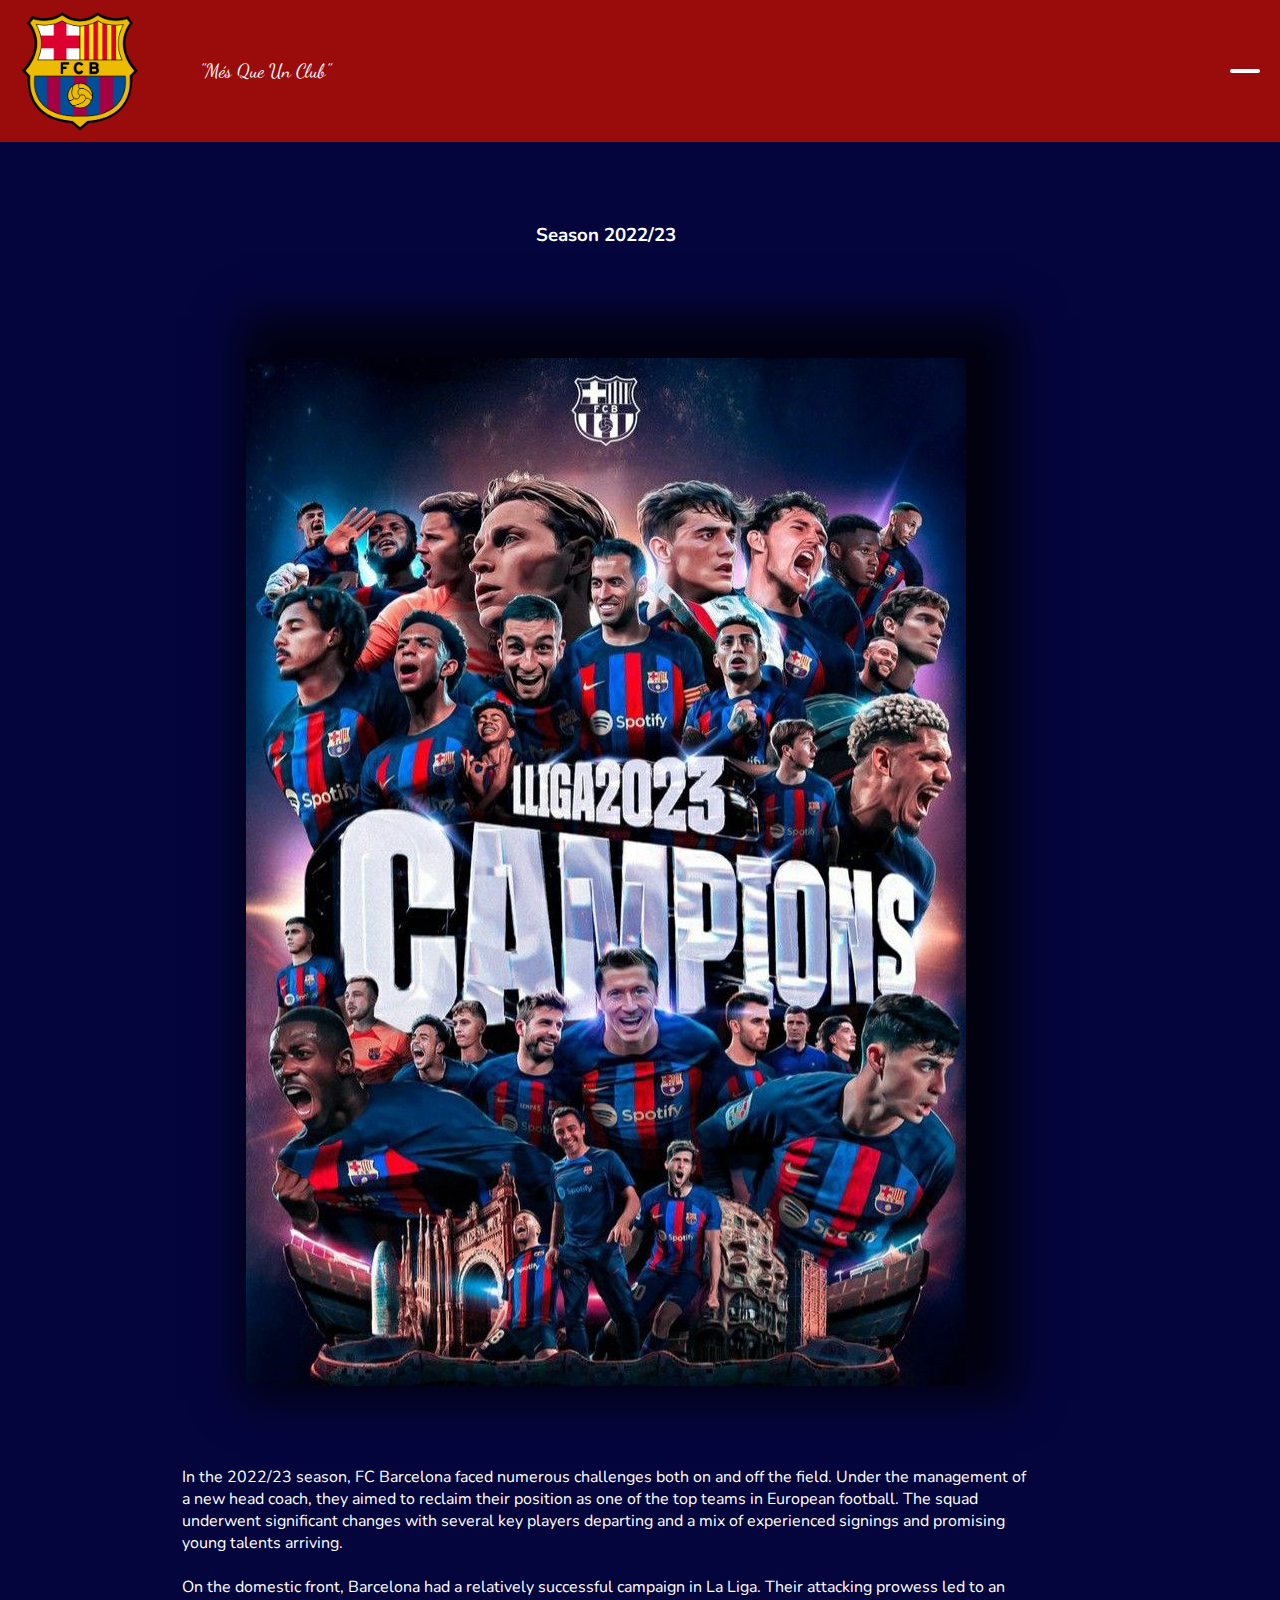
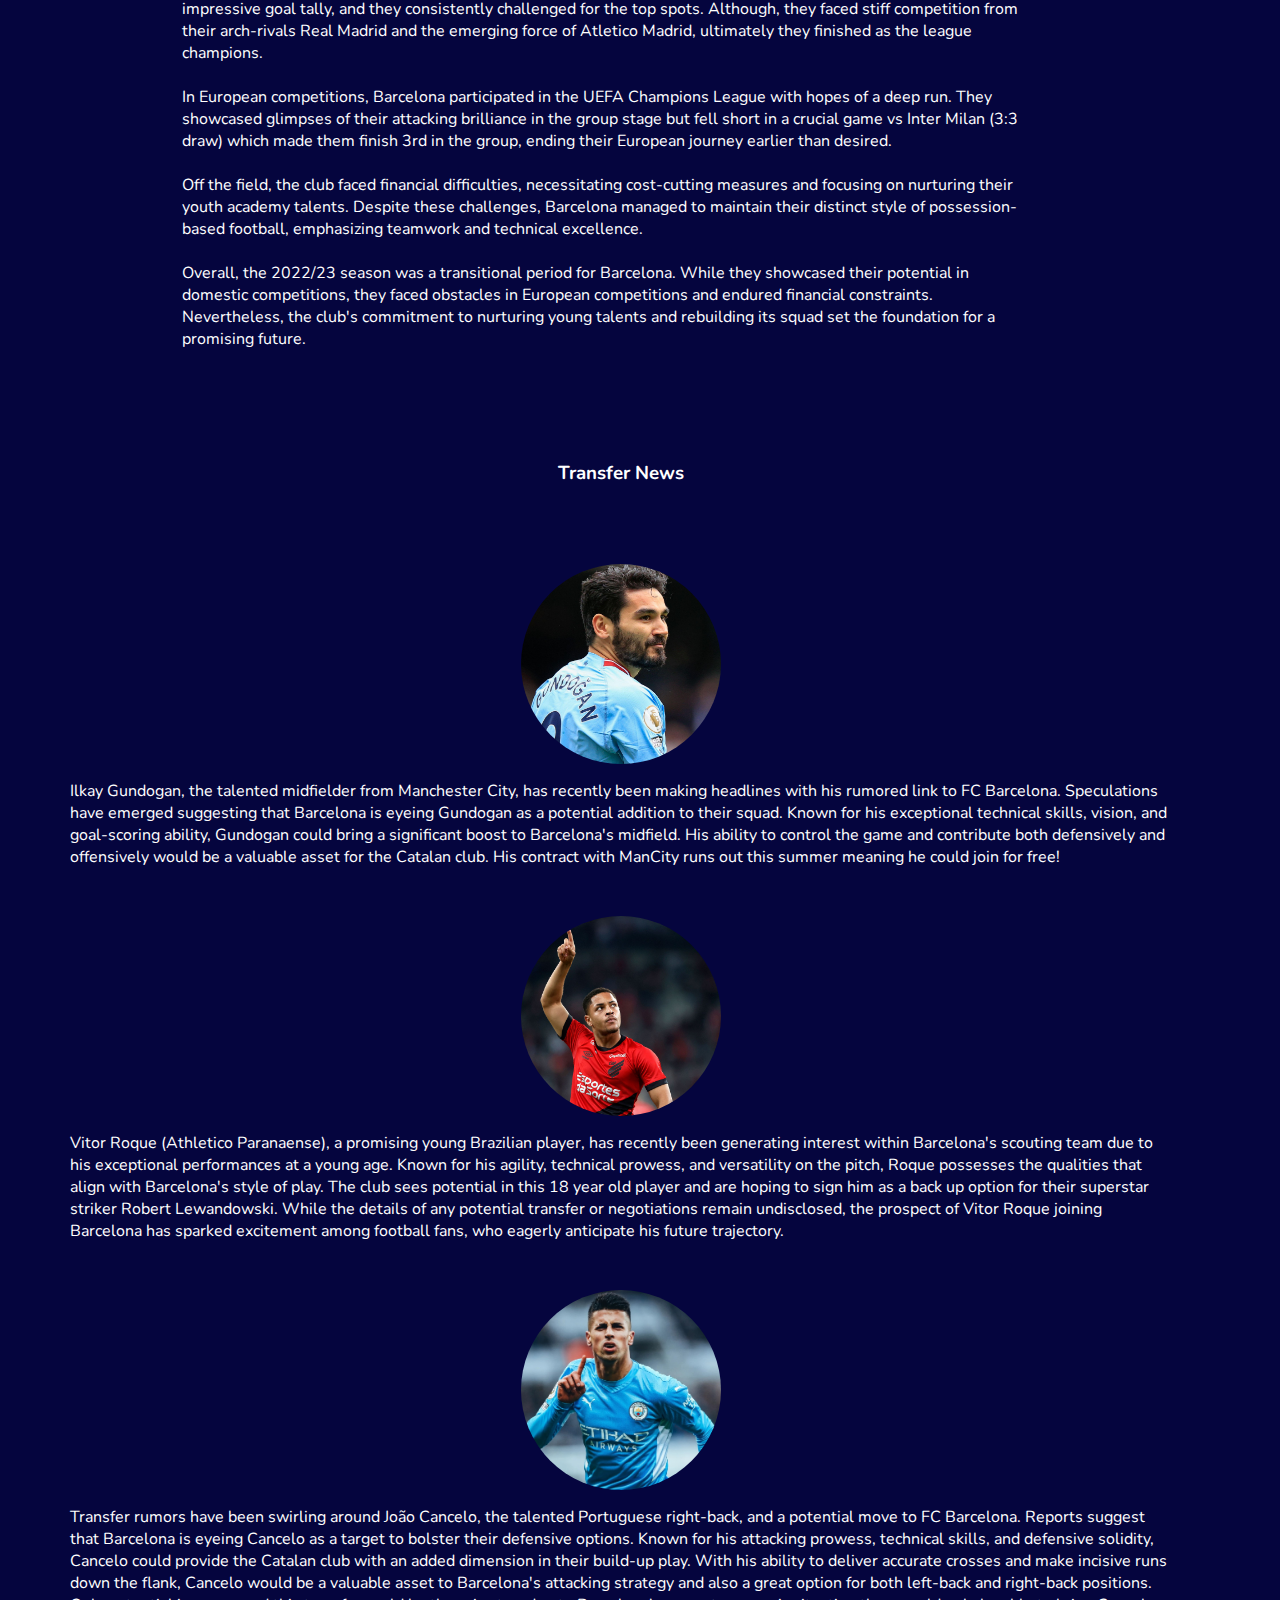
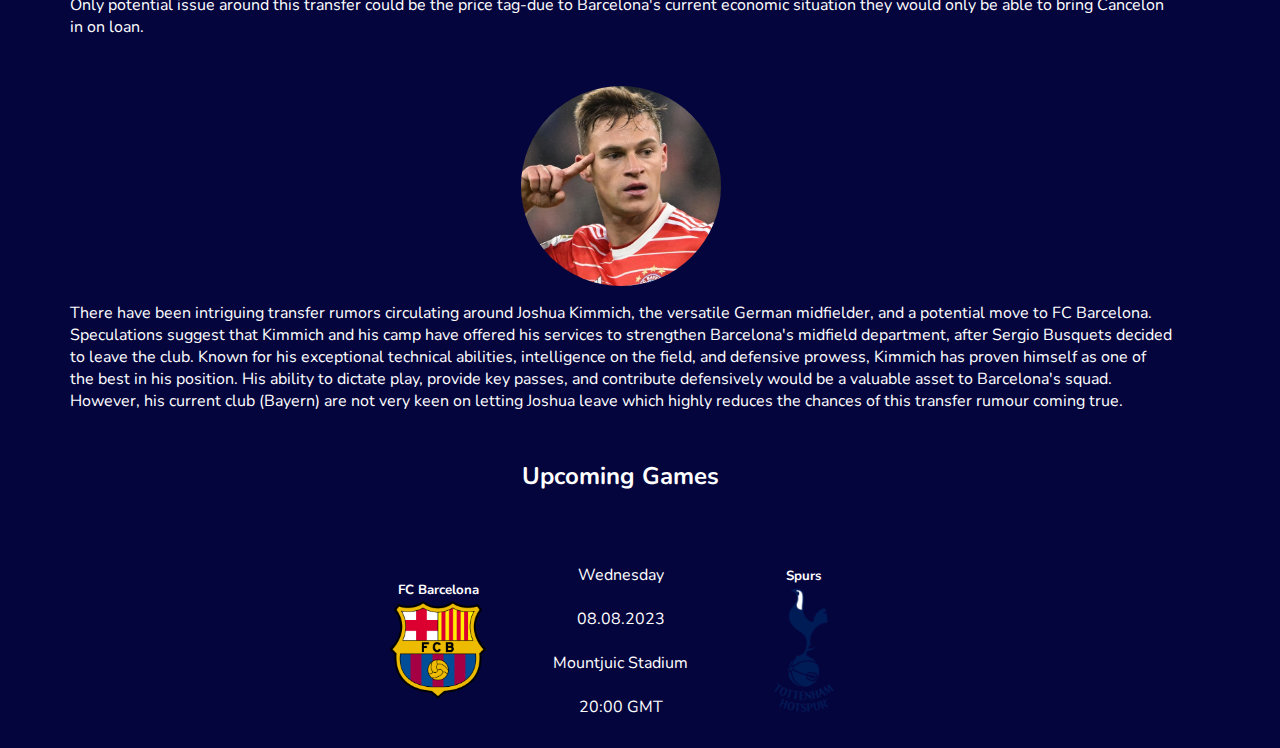
<file: index.html>
<!DOCTYPE html>
<html lang="en">
  <head>
    <meta charset="UTF-8" />
    <meta name="viewport" content="width=device-width, initial-scale=1.0" />
    <title>Barcelona Hub</title>
    <link rel="icon" href="crest.jpeg" type="image/x-icon" />
    <link rel="stylesheet" type="text/css" href="stylesheet.css" />
  </head>
  <body>
    <header class="header">
      <div class="logo">
        <a href=""> <img src="crest.jpeg" alt="#" class="crest" /> </a>
      </div>
      <div class="slogan">"Més Que Un Club"</div>
      <nav class="navigation">
        <input type="checkbox" class="toggle-menu" />
        <div class="hamburger"></div>

        <ul class="menu">
          <li><a href="home.html">Home</a></li>
          <li><a href="squad-list.html">Squad List</a></li>
          <li><a href="history.html"> History</a></li>
          <li><a href="videos.html">Videos</a></li>
          <li><a href="contact-us.html">Contact us</a></li>
          <li><a href="log-in.html">Log in</a></li>
          <li><a href="sign-up.html">Sign up</a></li>
        </ul>
      </nav>
    </header>
    <div class="content-container">
      <div class="p1-container">
        <h3 id="heading1">Season 2022/23</h3>
        <img class="photo1" src="campions.jpeg" alt="la liga winners photo" />
        <p id="para1">
          In the 2022/23 season, FC Barcelona faced numerous challenges both on
          and off the field. Under the management of a new head coach, they
          aimed to reclaim their position as one of the top teams in European
          football. The squad underwent significant changes with several key
          players departing and a mix of experienced signings and promising
          young talents arriving.<br /><br />On the domestic front, Barcelona
          had a relatively successful campaign in La Liga. Their attacking
          prowess led to an impressive goal tally, and they consistently
          challenged for the top spots. Although, they faced stiff competition
          from their arch-rivals Real Madrid and the emerging force of Atletico
          Madrid, ultimately they finished as the league champions.<br /><br />In
          European competitions, Barcelona participated in the UEFA Champions
          League with hopes of a deep run. They showcased glimpses of their
          attacking brilliance in the group stage but fell short in a crucial
          game vs Inter Milan (3:3 draw) which made them finish 3rd in the
          group, ending their European journey earlier than desired.<br /><br />Off
          the field, the club faced financial difficulties, necessitating
          cost-cutting measures and focusing on nurturing their youth academy
          talents. Despite these challenges, Barcelona managed to maintain their
          distinct style of possession-based football, emphasizing teamwork and
          technical excellence.<br /><br />Overall, the 2022/23 season was a
          transitional period for Barcelona. While they showcased their
          potential in domestic competitions, they faced obstacles in European
          competitions and endured financial constraints. Nevertheless, the
          club's commitment to nurturing young talents and rebuilding its squad
          set the foundation for a promising future.
        </p>
      </div>

      <div class="p2-container">
        <h3 id="heading2">Transfer News</h3>
        <div class="gundo-container">
          <img class="gundo-pic" src="gundo.jpeg" alt="mancity player" />
          <p class="para-gundo">
            Ilkay Gundogan, the talented midfielder from Manchester City, has
            recently been making headlines with his rumored link to FC
            Barcelona. Speculations have emerged suggesting that Barcelona is
            eyeing Gundogan as a potential addition to their squad. Known for
            his exceptional technical skills, vision, and goal-scoring ability,
            Gundogan could bring a significant boost to Barcelona's midfield.
            His ability to control the game and contribute both defensively and
            offensively would be a valuable asset for the Catalan club. His
            contract with ManCity runs out this summer meaning he could join for
            free!
          </p>
        </div>
        <div class="vitor-container">
          <img class="vitor-pic" src="vitor.jpeg" alt="brazilian player" />
          <p class="para-vitor">
            Vitor Roque (Athletico Paranaense), a promising young Brazilian
            player, has recently been generating interest within Barcelona's
            scouting team due to his exceptional performances at a young age.
            Known for his agility, technical prowess, and versatility on the
            pitch, Roque possesses the qualities that align with Barcelona's
            style of play. The club sees potential in this 18 year old player
            and are hoping to sign him as a back up option for their superstar
            striker Robert Lewandowski. While the details of any potential
            transfer or negotiations remain undisclosed, the prospect of Vitor
            Roque joining Barcelona has sparked excitement among football fans,
            who eagerly anticipate his future trajectory.
          </p>
        </div>
        <div class="cancelo-container">
          <img class="cancelo-pic" src="cancelo.jpeg" alt="portuguese player" />
          <p class="para-cancelo">
            Transfer rumors have been swirling around João Cancelo, the talented
            Portuguese right-back, and a potential move to FC Barcelona. Reports
            suggest that Barcelona is eyeing Cancelo as a target to bolster
            their defensive options. Known for his attacking prowess, technical
            skills, and defensive solidity, Cancelo could provide the Catalan
            club with an added dimension in their build-up play. With his
            ability to deliver accurate crosses and make incisive runs down the
            flank, Cancelo would be a valuable asset to Barcelona's attacking
            strategy and also a great option for both left-back and right-back
            positions. Only potential issue around this transfer could be the
            price tag-due to Barcelona's current economic situation they would
            only be able to bring Cancelon in on loan.
          </p>
        </div>
        <div class="joshua-container">
          <img class="joshua-pic" src="kimmich.jpeg" alt="german player" />
          <p class="para-joshua">
            There have been intriguing transfer rumors circulating around Joshua
            Kimmich, the versatile German midfielder, and a potential move to FC
            Barcelona. Speculations suggest that Kimmich and his camp have
            offered his services to strengthen Barcelona's midfield department,
            after Sergio Busquets decided to leave the club. Known for his
            exceptional technical abilities, intelligence on the field, and
            defensive prowess, Kimmich has proven himself as one of the best in
            his position. His ability to dictate play, provide key passes, and
            contribute defensively would be a valuable asset to Barcelona's
            squad. However, his current club (Bayern) are not very keen on
            letting Joshua leave which highly reduces the chances of this
            transfer rumour coming true.
          </p>
        </div>
        <div class="fixtures">
          <div class="main-heading"><h2>Upcoming Games</h2></div>

          <div class="fixture-holder">
            <div class="crest-h">
              <h5>FC Barcelona</h5>
              <img id="crest-home" src="crest.jpeg" alt="" />
              
            </div>
            <div class="date-time">
            <p>
              Wednesday <br /><br />

              08.08.2023

              <br /><br />
              Mountjuic Stadium
              <br /><br />
              20:00 GMT</div>
            </p> <div class="crest-a"> <h5>Spurs</h5>  <img  src="spurs-crest.png" alt="" id="crest-away"> </div> 
          </div>  
           

            
            


        </div>
      </div>
    </div>
  </body>
</html>
</file>
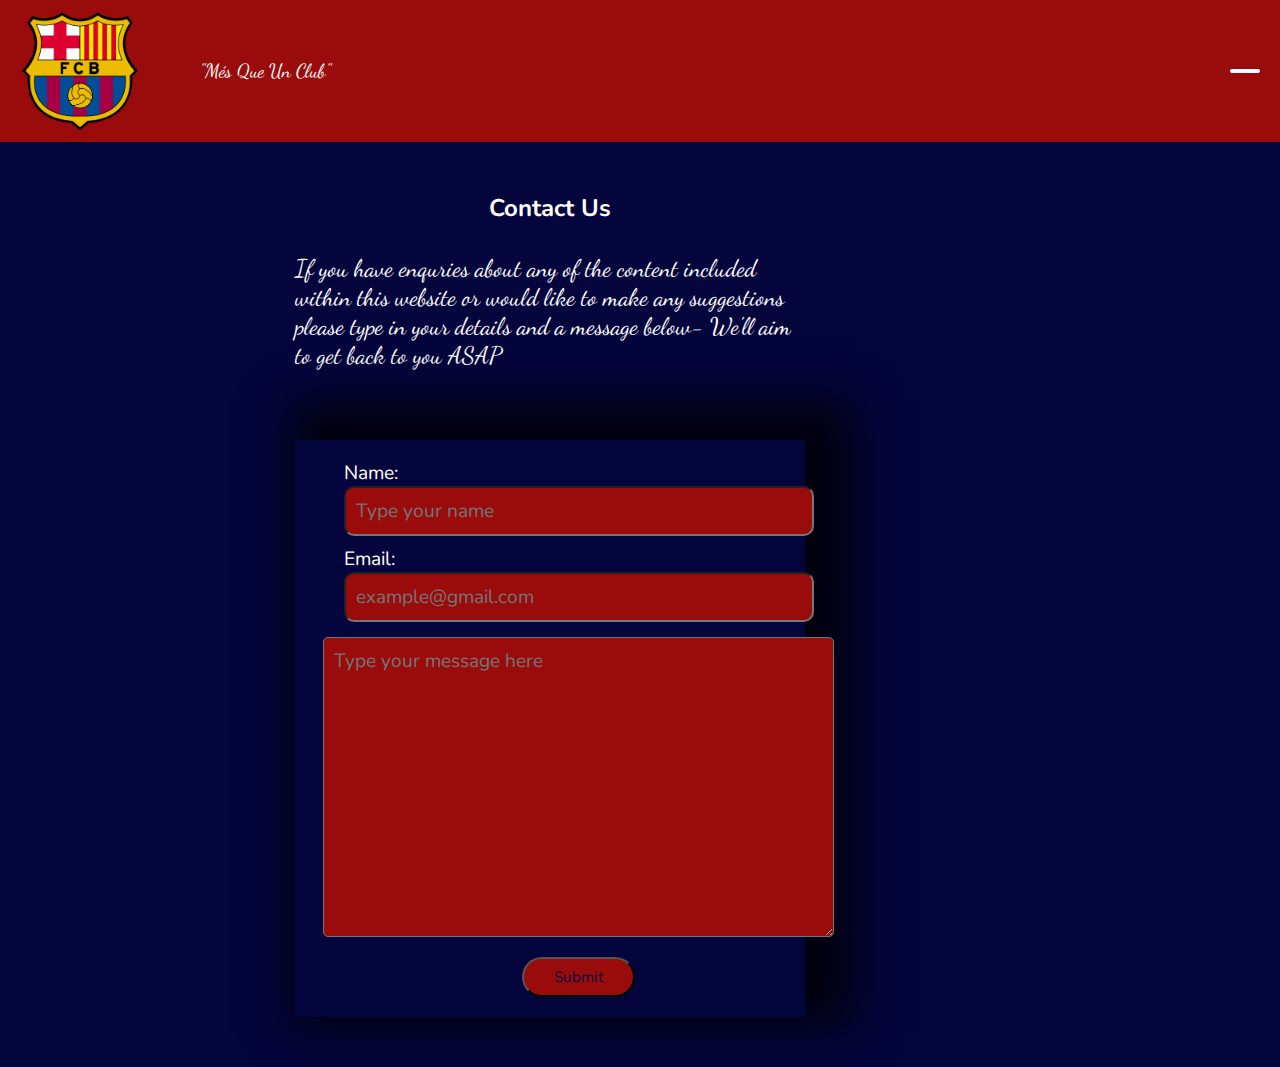
<file: contact-us.html>
<!DOCTYPE html>
<html lang="en">
  <head>
    <meta charset="UTF-8" />
    <meta name="viewport" content="width=device-width, initial-scale=1.0" />
    <title>Barcelona Hub</title>
    <link rel="icon" href="crest.jpeg" type="image/x-icon" />
    <link rel="stylesheet" type="text/css" href="stylesheet.css" />
  </head>
  <body>
    <header class="header">
      <div class="logo">
        <a href=""> <img src="crest.jpeg" alt="#" class="crest" /> </a>
      </div>
      <div class="slogan">"Més Que Un Club"</div>
      <nav class="navigation">
        <input type="checkbox" class="toggle-menu" />
        <div class="hamburger"></div>

        <ul class="menu">
          <li><a href="home.html">Home</a></li>
          <li><a href="squad-list.html">Squad List</a></li>
          <li><a href="history.html"> History</a></li>
          <li><a href="videos.html">Videos</a></li>
          <li><a href="contact-us.html">Contact us</a></li>
          <li><a href="log-in.html">Log in</a></li>
          <li><a href="sign-up.html">Sign up</a></li>
        </ul>
      </nav>
    </header>

    <div class="contact-container">
      <h2 class="contact-heading">Contact Us</h2>
      <p class="info-para">
        If you have enquries about any of the content included within this
        website or would like to make any suggestions please type in your
        details and a message below- We'll aim to get back to you ASAP
      </p>
      <div class="contact-card">
        <form action="submit-page.html" method="post">
          <div class="input-container">
            <div class="user-details">
              <label for="name" id="name-label">Name:</label>
              <input
                type="text"
                id="name"
                name="name"
                placeholder="Type your name"
                required
              />

              <label for="email" id="email-label">Email:</label>
              <input
                type="email"
                id="email"
                name="email"
                placeholder="example@gmail.com"
                required
              />
            </div>
            <textarea
              id="paragraph-input"
              name="paragraph"
              rows="8"
              cols="50"
              placeholder="Type your message here"
            ></textarea>
            <input type="submit" id="submit-btn" />
          </div>
        </form>
      </div>
    </div>
  </body>
</html>
</file>
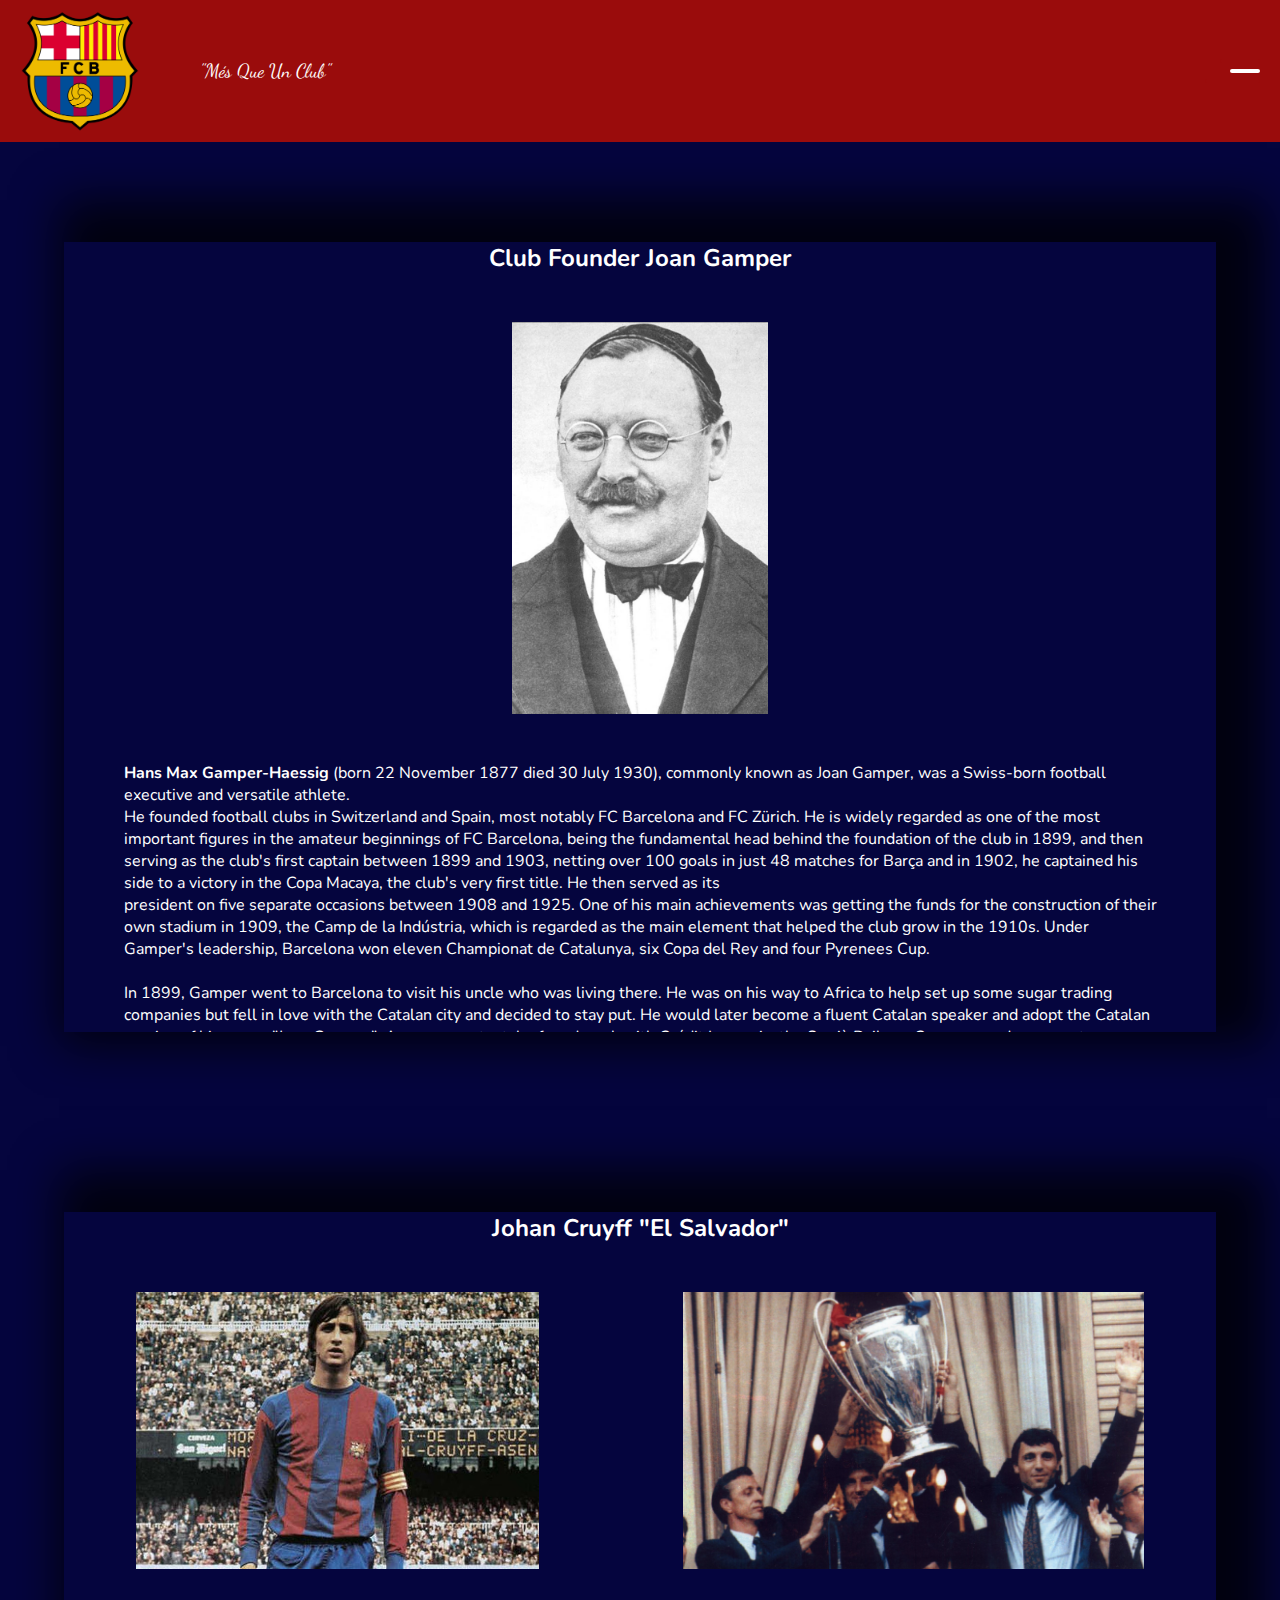
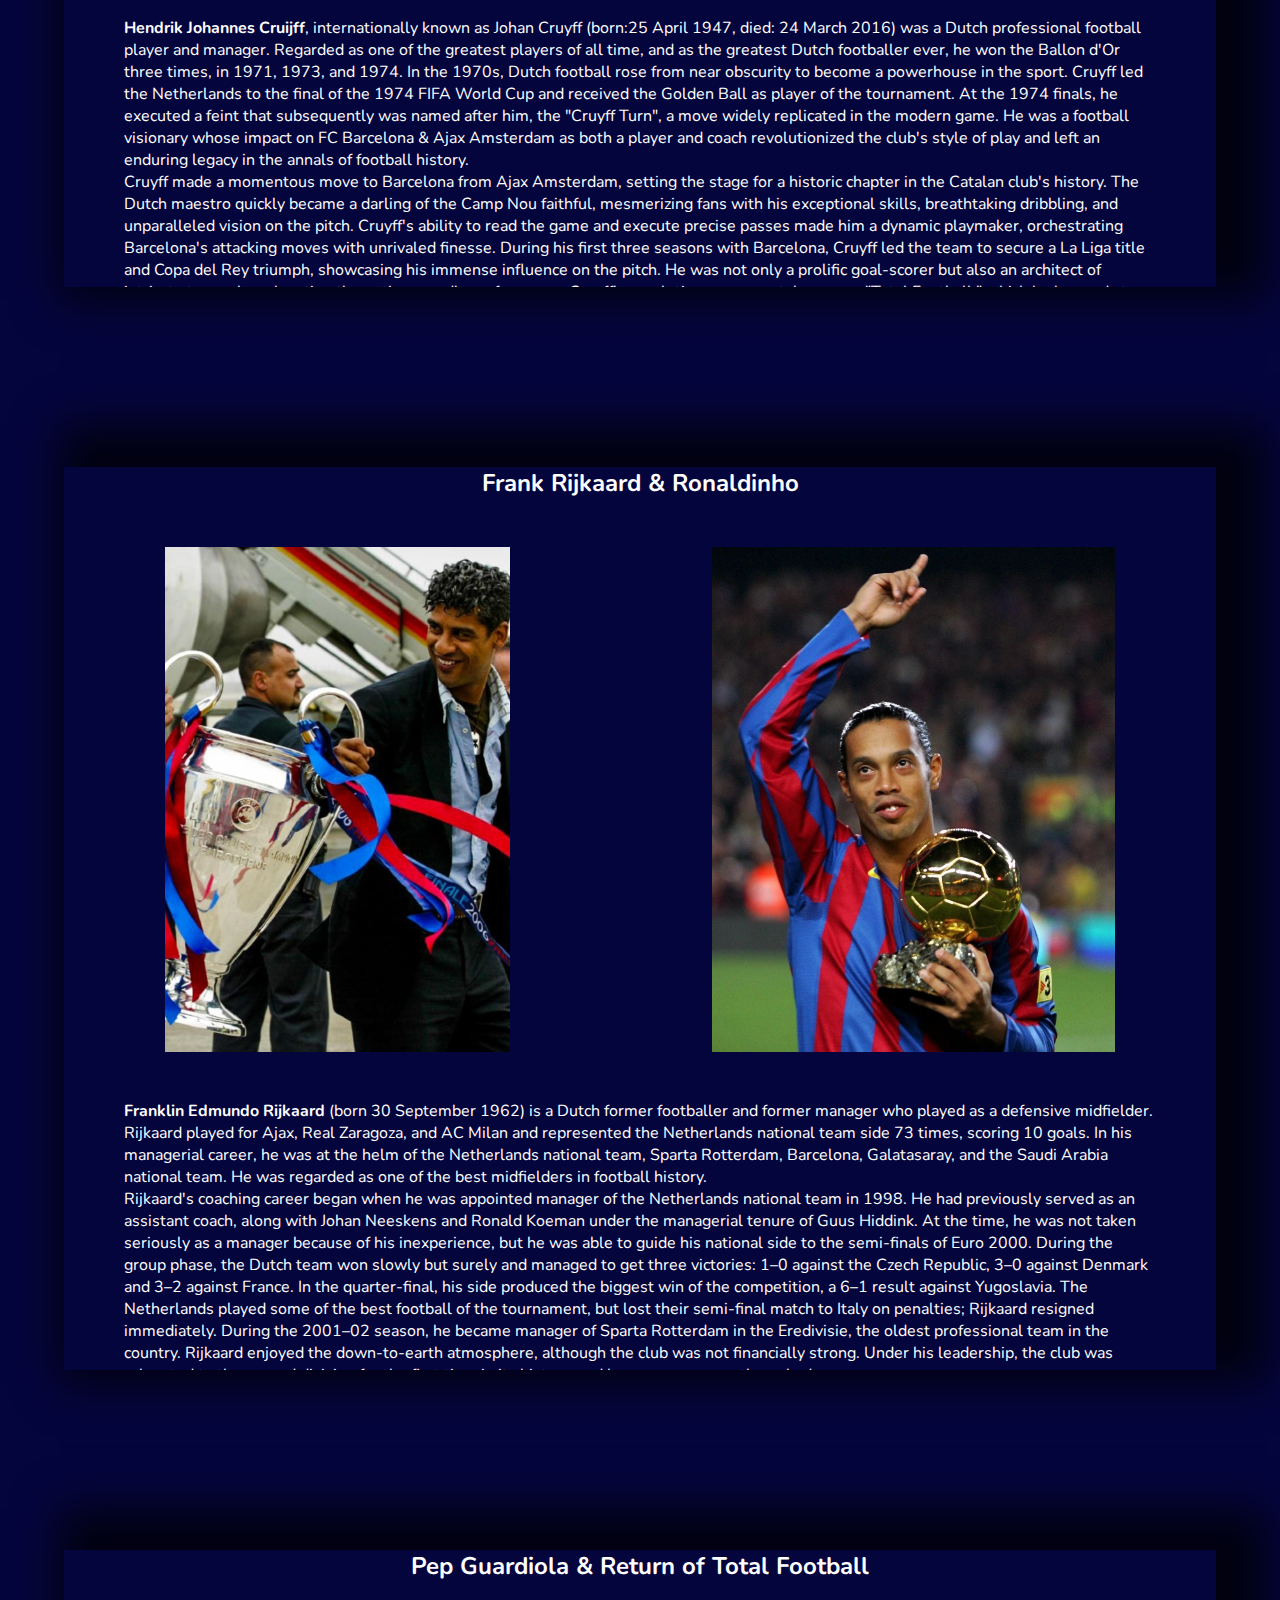
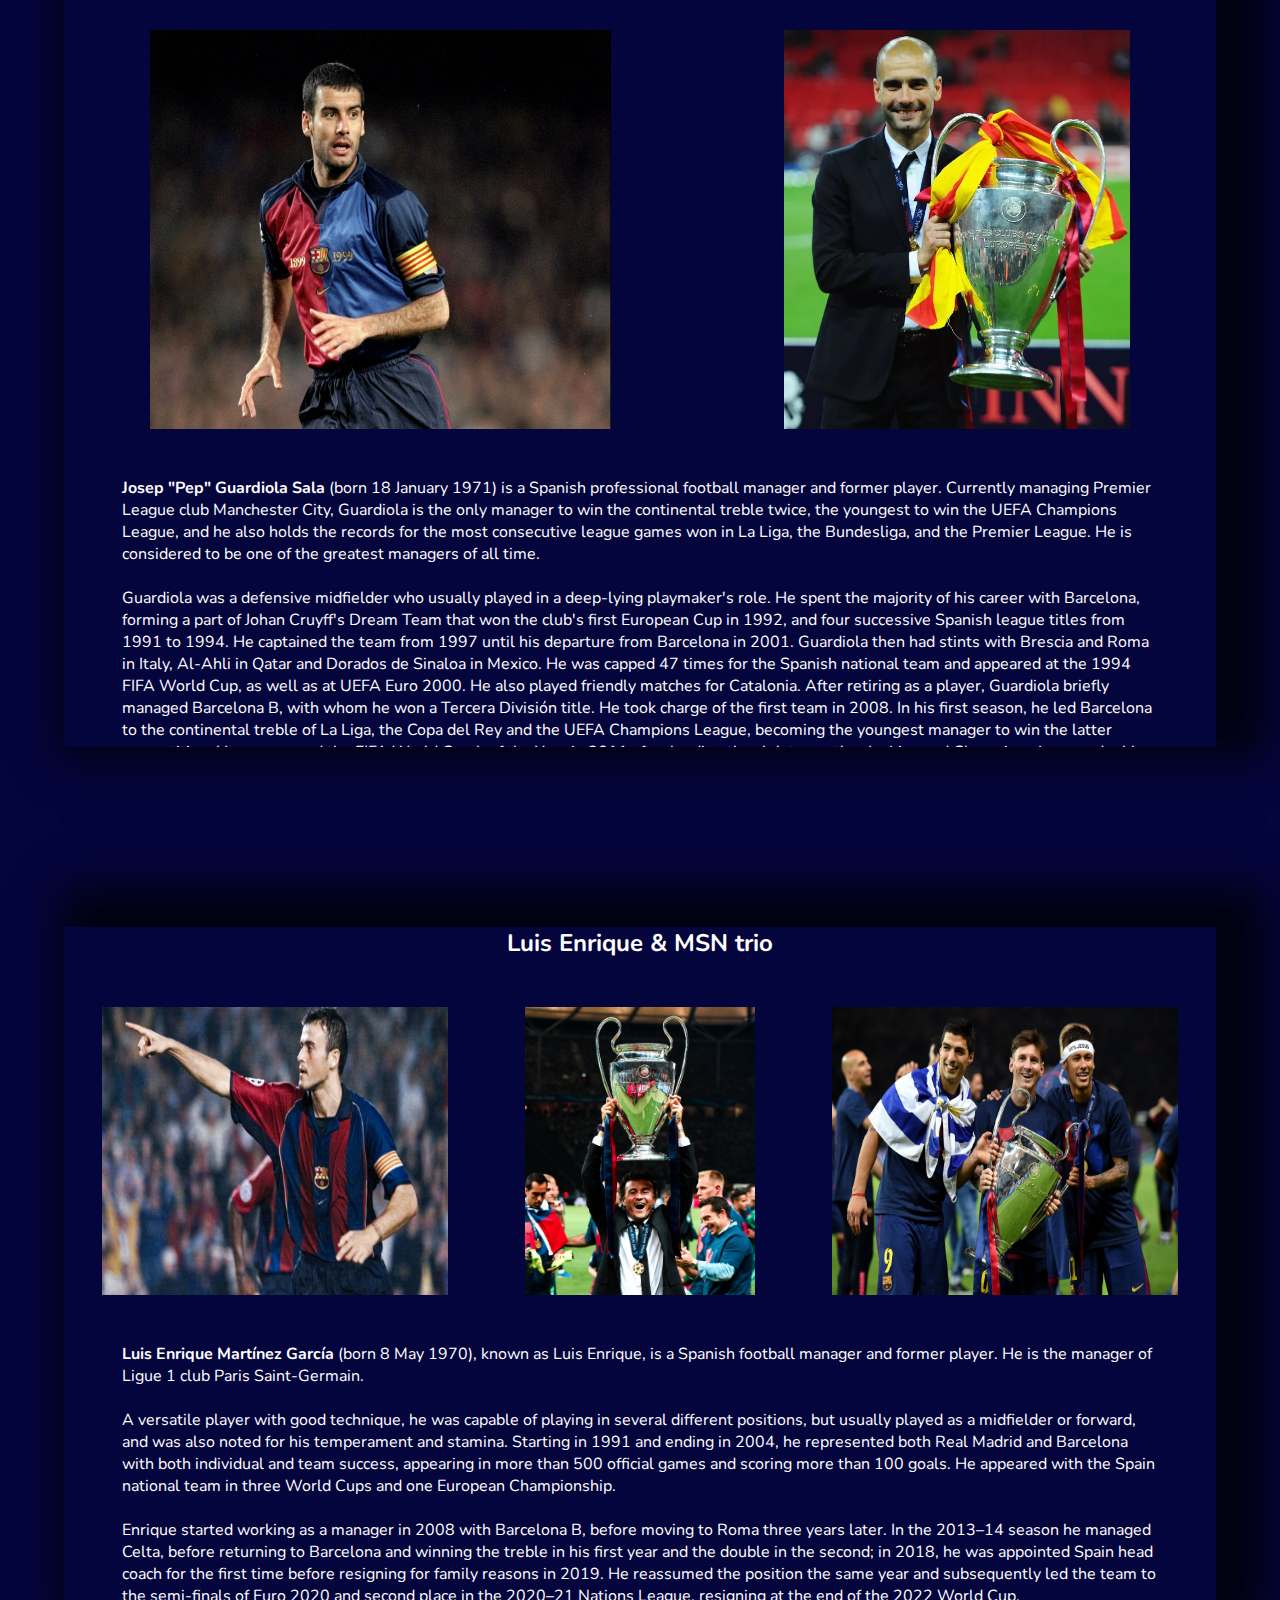
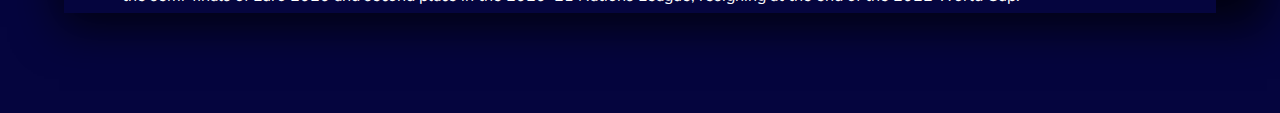
<file: history.html>
<!DOCTYPE html>
<html lang="en">
  <head>
    <meta charset="UTF-8" />
    <meta name="viewport" content="width=device-width, initial-scale=1.0" />
    <title>Barcelona Hub</title>
    <link rel="icon" href="crest.jpeg" type="image/x-icon" />
    <link rel="stylesheet" type="text/css" href="stylesheet.css" />
  </head>
  <body>
    <header class="header">
      <div class="logo">
        <a href=""> <img src="crest.jpeg" alt="#" class="crest" /> </a>
      </div>
      <div class="slogan">"Més Que Un Club"</div>
      <nav class="navigation">
        <input type="checkbox" class="toggle-menu" />
        <div class="hamburger"></div>

        <ul class="menu">
          <li><a href="home.html">Home</a></li>
          <li><a href="squad-list.html">Squad List</a></li>
          <li><a href="history.html"> History</a></li>
          <li><a href="videos.html">Videos</a></li>
          <li><a href="contact-us.html">Contact us</a></li>
          <li><a href="log-in.html">Log in</a></li>
          <li><a href="sign-up.html">Sign up</a></li>
        </ul>
      </nav>
    </header>
    <div class="history-main-container">
      <div class="gamper-div">
        <h2>Club Founder Joan Gamper</h2>
        <div class="gamper-holder">
          <img src="joan gamper.jpg" alt="" id="gamper-pic" />
        </div>
        <div class="paraG-holder">
          <p class="gamper-para">
            <strong> Hans Max Gamper-Haessig</strong> (born 22 November 1877
            died 30 July 1930), commonly known as Joan Gamper, was a Swiss-born
            football executive and versatile athlete. <br />He founded football
            clubs in Switzerland and Spain, most notably FC Barcelona and FC
            Zürich. He is widely regarded as one of the most important figures
            in the amateur beginnings of FC Barcelona, being the fundamental
            head behind the foundation of the club in 1899, and then serving as
            the club's first captain between 1899 and 1903, netting over 100
            goals in just 48 matches for Barça and in 1902, he captained his
            side to a victory in the Copa Macaya, the club's very first title.
            He then served as its <br />president on five separate occasions
            between 1908 and 1925. One of his main achievements was getting the
            funds for the construction of their own stadium in 1909, the Camp de
            la Indústria, which is regarded as the main element that helped the
            club grow in the 1910s. Under Gamper's leadership, Barcelona won
            eleven Championat de Catalunya, six Copa del Rey and four Pyrenees
            Cup. <br /><br />

            In 1899, Gamper went to Barcelona to visit his uncle who was living
            there. He was on his way to Africa to help set up some sugar trading
            companies but fell in love with the Catalan city and decided to stay
            put. He would later become a fluent Catalan speaker and adopt the
            Catalan version of his name: "Joan Gamper". As an accountant, he
            found work with Crédit Lyonnais, the Sarrià Railway Company and as a
            sports columnist, he worked for two Swiss newspapers. Gamper joined
            the local Swiss Evangelical Church and began playing football within
            the local Christian Protestant community in the district of
            Sarrià-Sant Gervasi. During his free time, he also played football
            with a group of friends at the Velódromo de la Bonanova. When
            Gamper, who had already founded clubs in his home country, decided
            to do the same in his new city, he contacted Jaime Vila, the
            director of the Tolosa gym, which at the time was the home to a
            group of football enthusiasts that was also practicing the sport in
            Bonanova. He proposed to him the idea of creating a well-organized
            football club, but Vila rejected him as he did not want foreigners
            in its ranks and ended up founding Català FC in October 1899. This
            did not discourage him, however, with Gamper now aiming to create an
            organization that was open to everyone, regardless of their origin.
            He envisaged a club that served as a means of social integration, in
            which everyone could speak their mind, and create a democratic
            society that was freely governed by its members. Immediately
            afterwards, he and his friend Walter Wild arrived at the Gimnasio
            Solé. There they were well received by Narciso Masferrer, who had
            the headquarters of his numerous associations and of the Los
            Deportes newsroom in the said gym, and they did not take long to
            publish Gamper's infamous advert declaring his wish to form a
            football club, published on 22 October 1899. A positive response
            resulted in a meeting at the Gimnasio Solé on 29 November and
            "Futbol Club Barcelona" was born. The founders included a collection
            of Swiss, British, and Spanish enthusiasts. It is not known if
            Gamper chose the legendary club colours, blaugrana, after FC Basel
            or Excelsior Zürich, although the official version states that
            brothers Arthur and Ernest Witty (both very involved with the club
            in its first years) proposed the blaugrana colors, the same used by
            the rugby team of Merchant Taylors' School in Great Crosby (which
            they had attended).
          </p>
        </div>
      </div>

      <div class="cruyff-div">
        <h2>Johan Cruyff "El Salvador"</h2>
        <div class="johan-holder">
          <img src="johan-player.avif" alt="" class="johan-pic" />
          <img src="johan-coach.jpg" alt="" class="johan-pic2" />
        </div>
        <div class="paraJ-holder">
          <p class="para-johan">
            <strong> Hendrik Johannes Cruijff</strong>, internationally known as
            Johan Cruyff (born:25 April 1947, died: 24 March 2016) was a Dutch
            professional football player and manager. Regarded as one of the
            greatest players of all time, and as the greatest Dutch footballer
            ever, he won the Ballon d'Or three times, in 1971, 1973, and 1974.
            In the 1970s, Dutch football rose from near obscurity to become a
            powerhouse in the sport. Cruyff led the Netherlands to the final of
            the 1974 FIFA World Cup and received the Golden Ball as player of
            the tournament. At the 1974 finals, he executed a feint that
            subsequently was named after him, the "Cruyff Turn", a move widely
            replicated in the modern game. He was a football visionary whose
            impact on FC Barcelona & Ajax Amsterdam as both a player and coach
            revolutionized the club's style of play and left an enduring legacy
            in the annals of football history.<br />

            Cruyff made a momentous move to Barcelona from Ajax Amsterdam,
            setting the stage for a historic chapter in the Catalan club's
            history. The Dutch maestro quickly became a darling of the Camp Nou
            faithful, mesmerizing fans with his exceptional skills, breathtaking
            dribbling, and unparalleled vision on the pitch. Cruyff's ability to
            read the game and execute precise passes made him a dynamic
            playmaker, orchestrating Barcelona's attacking moves with unrivaled
            finesse. During his first three seasons with Barcelona, Cruyff led
            the team to secure a La Liga title and Copa del Rey triumph,
            showcasing his immense influence on the pitch. He was not only a
            prolific goal-scorer but also an architect of intricate team play,
            elevating the entire squad's performance. Cruyff's revolutionary
            concept, known as "Total Football," which he learned at Ajax under
            Rinus Michels, started to shape Barcelona's identity. The philosophy
            involved fluid positioning, intelligent interchange of positions,
            and a strong emphasis on possession-based attacking football. Under
            Cruyff's guidance, Barcelona transformed into a force to be reckoned
            with, and his impact on the club's ethos would continue long after
            his playing days. <br /><br />

            Following his illustrious playing career, Cruyff returned to
            Barcelona in 1988, this time as the head coach, and embarked on a
            remarkable journey that would forever alter the footballing
            landscape in Catalonia. Embracing the principles of Total Football,
            Cruyff instilled a strong sense of tactical discipline and
            creativity within the team. The 1988-89 season was historic for
            Barcelona as they secured a La Liga title after an intense title
            race with Real Madrid. But it was in the early '90s when Cruyff's
            "Dream Team" reached its peak. Led by the mesmerizing skills of
            players like Romário, Ronald Koeman, and Pep Guardiola, Barcelona
            achieved unprecedented success both domestically and
            internationally. In the 1991-92 season, Cruyff guided Barcelona to
            their first-ever European Cup triumph, beating Sampdoria in the
            final 1-0. This victory cemented Barcelona's status as a European
            football powerhouse and validated Cruyff's tactical genius.
            Moreover, Cruyff's influence extended beyond the playing field. He
            played a crucial role in revitalizing Barcelona's youth academy, La
            Masia, emphasizing the development of young talents and instilling a
            footballing philosophy that would become synonymous with the club.
            Legacy Johan Cruyff's impact on Barcelona extended far beyond
            trophies and titles. His influence was cultural, transforming the
            way football was perceived and played. The style he cultivated at
            Barcelona would become part of the club's DNA, influencing future
            generations of players and coaches. Cruyff's spirit continues to be
            honored through the annual presentation of the "Johan Cruyff
            Trophy," awarded to the best player in the Dutch Eredivisie. Sadly,
            on March 24, 2016, football lost one of its greatest luminaries when
            Johan Cruyff passed away. However, his legacy remains alive and
            well, as his footballing philosophy and principles continue to
            inspire clubs and coaches worldwide, perpetuating the lasting impact
            of the maestro's genius.
          </p>
        </div>
      </div>

      <div class="frank-div">
        <h2>Frank Rijkaard & Ronaldinho</h2>
        <div class="frank-holder">
          <img src="frank-rijkaard.jpg_large" alt="" class="frank-pic" />
          <img src="ronaldinho.webp" alt="" class="ronnie-pic" />
        </div>
        <div class="paraF-holder">
          <p class="para-frank">
            <strong>Franklin Edmundo Rijkaard</strong> (born 30 September 1962)
            is a Dutch former footballer and former manager who played as a
            defensive midfielder. Rijkaard played for Ajax, Real Zaragoza, and
            AC Milan and represented the Netherlands national team side 73
            times, scoring 10 goals. In his managerial career, he was at the
            helm of the Netherlands national team, Sparta Rotterdam, Barcelona,
            Galatasaray, and the Saudi Arabia national team. He was regarded as
            one of the best midfielders in football history. <br />
            Rijkaard's coaching career began when he was appointed manager of
            the Netherlands national team in 1998. He had previously served as
            an assistant coach, along with Johan Neeskens and Ronald Koeman
            under the managerial tenure of Guus Hiddink. At the time, he was not
            taken seriously as a manager because of his inexperience, but he was
            able to guide his national side to the semi-finals of Euro 2000.
            During the group phase, the Dutch team won slowly but surely and
            managed to get three victories: 1–0 against the Czech Republic, 3–0
            against Denmark and 3–2 against France. In the quarter-final, his
            side produced the biggest win of the competition, a 6–1 result
            against Yugoslavia. The Netherlands played some of the best football
            of the tournament, but lost their semi-final match to Italy on
            penalties; Rijkaard resigned immediately. During the 2001–02 season,
            he became manager of Sparta Rotterdam in the Eredivisie, the oldest
            professional team in the country. Rijkaard enjoyed the down-to-earth
            atmosphere, although the club was not financially strong. Under his
            leadership, the club was relegated to the second division for the
            first time in its history, and he was consequently sacked. <br />
            <br />
            Rijkaard was not out of a coaching role for long, and less than a
            year after leaving Sparta, he was appointed manager of Barcelona for
            the 2003–04 season, with Albert Roca as the assistant coach. The
            season would prove to be a watershed for the club, but not without
            initial instability. Rijkaard arrived at the club as it entered a
            new phase, having elected a new president in Joan Laporta and a new
            managerial board, but with fans unhappy that Laporta had let English
            midfielder David Beckham snub the chance to join the club. For
            Rijkaard, the team he inherited, with the exception of new superstar
            signing Ronaldinho (who was the club's second choice after Beckham),
            also consisted of many underachieving players from the old guard and
            era that failed to meet the club and its fans' demands to match
            archrival Real Madrid's success in the early 2000s, having not won a
            trophy since 1999. Rijkaard had a disappointing start at Barcelona
            that saw some sections of the club's fans call for his resignation,
            and he drew flak from the media when the team lost to Real Madrid in
            December 2003. Rijkaard's resilience won through and from 2004
            onwards, he achieved a massive turnaround, as the team went from
            strength to strength. Barcelona finished runners-up in La Liga in
            2003–04, having been close to the relegation zone at one point in
            the earlier stages of the season. Rijkaard then took Barcelona to
            the next level as he phased out the old guard and rebuilt a new-look
            side around Ronaldinho, with new players like Deco, Samuel Eto'o,
            Rafael Márquez and Ludovic Giuly, along with the latest promotion of
            some young players from the previous era trained in the club's youth
            teams, including Víctor Valdés, Lionel Messi and Andrés Iniesta. He
            eventually succeeded in turning around the fortunes of the club,
            with the strong support of Laporta, and within the next couple of
            years finally managed to win La Liga both in 2004–05 and in 2005–06.
            <br />
            <br />

            Rijkaard became the first Barcelona coach to have won twice at Real
            Madrid's Santiago Bernabéu Stadium, an achievement which even
            successful managers like Johan Cruyff, Louis van Gaal and Luis
            Aragonés were unable to accomplish. His no-nonsense policy on and
            off the field, and the sparkling football played by his team, won
            him many plaudits and Rijkaard was among the five nominated coaches
            for UEFA's Team of the Year 2005. On 8 March 2006, he was also
            honoured by UEFA for his contributions to the European Cup
            competition throughout his career as player and manager. Rijkaard
            also achieved success on the European stage, winning the 2005–06
            Champions League with a 2–1 win against Arsenal in the final.
            Barcelona had been losing 1–0 for most of the match before his late
            tactical substitutions proved the decisive factor, as the
            introduction of Henrik Larsson and Juliano Belletti contributed
            directly to Barcelona's two goals. The win made him the fifth
            individual to have won the European Cup both as a player and as a
            manager, alongside Miguel Muñoz, Giovanni Trapattoni, Johan Cruyff
            and Carlo Ancelotti, a feat later achieved also by his eventual
            successor, Pep Guardiola and then Zinedine Zidane. <br /><br />
            After losing to Manchester United in the semi-final of the 2007–08
            Champions League, Rijkaard was asked whether he would quit at the
            end of the season, since he had not won anything for two successive
            seasons. He replied, "I have no intention of leaving. It would be
            different if the players were saying it is time for me to go but
            that is not the case." On 1 May 2008, it was reported that Rijkaard
            allegedly confided to a colleague that he would be stepping down as
            Barcelona manager at the end of the season, but 24 hours later, he
            stated in a press conference that he had no intention of leaving the
            club. On 8 May 2008, the day after Barcelona's dismal 4–1 defeat to
            archrivals Real Madrid, Barcelona president Joan Laporta announced
            that at the end of the 2007–08 season, Rijkaard would no longer be
            head coach of the first team. Laporta made the announcement after a
            board meeting, and Rijkaard was succeeded by Pep Guardiola. Laporta
            made it clear that Rijkaard's achievements "made history" and
            praised him for his time at the club.

            <br /><br /><br />
            <strong> Ronaldo de Assis Moreira</strong> (born 21 March 1980),
            commonly known as Ronaldinho Gaúcho, born in 1980, is a retired
            Brazilian footballer celebrated for his exceptional skills and
            versatility on the field. He is widely considered one of the
            greatest players in history, winning two FIFA World Player of the
            Year awards and a Ballon d'Or. His unique style included dazzling
            dribbles, precise free-kicks, imaginative passes, and remarkable
            goals, influenced by his futsal background. <br /><br />
            Ronaldinho achieved a rare feat of winning major titles like the
            World Cup, Copa América, Confederations Cup, Champions League, Copa
            Libertadores, and Ballon d'Or. In 2003, Ronaldinho joined FC
            Barcelona, chosen over other prominent players, marking the
            beginning of his peak years. He made a memorable debut, showcasing
            his extraordinary abilities. Despite early injury setbacks, he
            contributed significantly with 15 La Liga goals in the 2003–04
            season, aiding Barcelona's second-place finish. Ronaldinho's iconic
            no-look pass set the stage for a pivotal win against Real Madrid, a
            turning point in the team's resurgence. <br /><br />
            The subsequent 2004–05 season saw Ronaldinho clinching his first
            league title and being named FIFA World Player of the Year. His
            captivating performances in La Liga and the UEFA Champions League
            captured global attention. While Barcelona was eliminated from the
            Champions League by Chelsea, Ronaldinho's sublime goals left a
            lasting impression, especially a memorable strike against Chelsea.
            Ronaldinho's impact continued with key contributions to his team's
            successes. <br /><br />
            He garnered numerous awards in 2005, solidifying his status as the
            world's best player. Notably, he secured his only Ballon d'Or title.
            His exceptional skills were acknowledged even by rival fans, as seen
            when Real Madrid supporters applauded his performance during El
            Clásico. <br /><br />
            Ronaldinho played a pivotal role in Barcelona's Champions League
            triumph in 2006, scoring crucial goals in the knockout stages and
            assisting in the final. This achievement was complemented by
            securing La Liga again, marking his first career double. <br />
            <br />Teaming up with striker Samuel Eto'o, Ronaldinho's assists and
            goals bolstered Barcelona's dominance. He finished the season with
            26 goals and received accolades like UEFA Team of the Year and UEFA
            Club Footballer of the Year. He was also shortlisted for the Laureus
            World Sportsman of the Year and included in the FIFA World XI.
            Ronaldinho's career was characterized by his extraordinary skill
            set, significant contributions to Barcelona's success, and global
            recognition as a footballing wizard.
          </p>
        </div>
      </div>

      <div class="pep-div">
        <h2>Pep Guardiola & Return of Total Football</h2>
        <div class="pep-holder">
          <img src="pep-player.webp" alt="" class="pep-pic" />
          <img src="pep-coach.webp" alt="" class="pep-pic2" />
        </div>
        <div class="paraP-holder">
          <p class="para-pep">
            <strong>Josep "Pep" Guardiola Sala</strong> (born 18 January 1971)
            is a Spanish professional football manager and former player.
            Currently managing Premier League club Manchester City, Guardiola is
            the only manager to win the continental treble twice, the youngest
            to win the UEFA Champions League, and he also holds the records for
            the most consecutive league games won in La Liga, the Bundesliga,
            and the Premier League. He is considered to be one of the greatest
            managers of all time. <br /><br />
            Guardiola was a defensive midfielder who usually played in a
            deep-lying playmaker's role. He spent the majority of his career
            with Barcelona, forming a part of Johan Cruyff's Dream Team that won
            the club's first European Cup in 1992, and four successive Spanish
            league titles from 1991 to 1994. He captained the team from 1997
            until his departure from Barcelona in 2001. Guardiola then had
            stints with Brescia and Roma in Italy, Al-Ahli in Qatar and Dorados
            de Sinaloa in Mexico. He was capped 47 times for the Spanish
            national team and appeared at the 1994 FIFA World Cup, as well as at
            UEFA Euro 2000. He also played friendly matches for Catalonia. After
            retiring as a player, Guardiola briefly managed Barcelona B, with
            whom he won a Tercera División title. He took charge of the first
            team in 2008. In his first season, he led Barcelona to the
            continental treble of La Liga, the Copa del Rey and the UEFA
            Champions League, becoming the youngest manager to win the latter
            competition. He was named the FIFA World Coach of the Year in 2011
            after leading the club to another La Liga and Champions League
            double in the 2010–11 season. Guardiola ended his four-year
            Barcelona stint in 2012 with 14 honours, a club record. <br /><br />
            Guardiola was appointed manager of Barcelona B on 21 June 2007 with
            Tito Vilanova as his assistant. Under his guidance, the team
            subsequently won their Tercera División group and qualified for the
            2008 Segunda División B playoffs, which the team won, thereby
            achieving promotion. FC Barcelona President Joan Laporta announced
            in May 2008 that Guardiola would be appointed manager of the senior
            Barcelona squad to replace Frank Rijkaard at the end of the 2007–08
            season. <br /><br />

            Upon being appointed, Guardiola said that Ronaldinho, Deco, Samuel
            Eto'o and others were not part of his plans for the coming season.
            By the time of the announcement, he had already offloaded full back
            Gianluca Zambrotta to Milan, attacking midfielder Giovani dos Santos
            to Tottenham Hotspur and midfielder Edmílson to Villarreal. Deco
            went to Chelsea while Ronaldinho joined Zambrotta in Milan. Lilian
            Thuram was initially set to join Paris Saint-Germain on a free
            transfer, but the discovery of a heart condition put a stop to the
            move, and the veteran retired to tend to his health. Oleguer signed
            with Ajax, Santiago Ezquerro was released by Barcelona and Marc
            Crosas was sold to Celtic. The fate of Eto'o took much of the summer
            to unravel, with the Cameroonian linked with several clubs, but
            Guardiola finally declared that he would stay after his dedication
            in training and participation in the pre-season. <br /><br />

            In association with Barcelona Director of Sport Txiki Begiristain,
            several new signings were made by Guardiola – Dani Alves and Seydou
            Keita arrived from Sevilla; Martín Cáceres from Villarreal by way of
            Recreativo de Huelva; Gerard Piqué returned from Manchester United;
            and Alexander Hleb was signed from Arsenal. Henrique was also signed
            from Palmeiras, but was immediately loaned out to Bayer Leverkusen.
            In interviews with the press, Guardiola stressed a harder work ethic
            than before, but also a more personal approach during training and a
            closer relationship with his players. Along with the new signings,
            Guardiola promoted canteranos Sergio Busquets, Pedro and Jeffrén to
            the first-team squad.<br /><br />

            Guardiola's first competitive game as manager was in the third
            qualifying round of the Champions League, in which Barcelona
            comfortably beat Polish club Wisła Kraków 4–0 in the first leg at
            home. They then lost 1–0 in the second leg, but progressed with a
            4–1 aggregate victory. Promoted Numancia also defeated Barcelona in
            the opening matchday of the 2008–09 La Liga, but the team then went
            on an undefeated streak for over 20 matches to move to the top of
            the league. Barcelona maintained their spot atop La Liga's table,
            securing their first league title since 2006 when rivals Real Madrid
            lost at Villarreal on 16 May 2009. The most important match,
            however, was on 2 May when they defeated Real Madrid 6–2 at the
            Santiago Bernabéu Stadium. The league title was the second piece of
            silverware in Guardiola's first season at the club. Earlier, on 13
            May, Barcelona won the 2008–09 Copa del Rey, beating Athletic Bilbao
            4–1 in the 2009 Copa del Rey final.<br /><br />

            In the Champions League semi-final against Chelsea, a late Andrés
            Iniesta goal in the second leg at Stamford Bridge put Barcelona
            through, with an ecstatic Guardiola celebrating the goal by
            sprinting down the touchline near to where his players were
            celebrating. In the final of the Champions League, Barcelona beat
            Manchester United 2–0. In doing so, they became the first Spanish
            club to win the domestic cup, the league, and the European club
            titles (the treble) in the same season. The treble-winning season is
            regarded as one of the club's finest in its history. Furthermore, he
            became the youngest man to manage a Champions League winning team,
            at age 37. <br /><br />

            Guardiola's third season in charge saw the departure of two players
            who had arrived last season: Dmytro Chyhrynskyi returned to Shakhtar
            Donetsk and Zlatan Ibrahimović joined Milan on loan. Rafael Márquez
            and Thierry Henry were released from their contracts and both moved
            to New York Red Bulls of Major League Soccer (MLS); Yaya Touré also
            left the team and moved to English Premier League club Manchester
            City. Barcelona signed Adriano from Sevilla, David Villa from
            Valencia and Javier Mascherano from Liverpool. On 14 July 2010,
            Guardiola signed a new contract to stay with Barcelona until June
            2011.<br /><br />

            On 21 August, Barcelona beat Sevilla 5–3 on aggregate to win the
            2010 Supercopa de España, his second in a row. On 29 November 2010,
            Barcelona beat Real Madrid 5–0, giving Guardiola five straight wins
            in El Clásico. On 8 February 2011, Guardiola accepted the club's
            offer for a one-year deal extension, signing a contract until June
            2012. On 16 February, in the first leg Champions League's first
            knockout round, Barcelona were defeated by Arsenal 2–1 at Emirates
            Stadium. The defeat prolonged Guardiola's record of never having won
            the away leg of a Champions League knockout tie. On 8 March, in the
            second leg of the Champions League first knockout round, Barcelona
            defeated Arsenal 3–1, thus winning 4–3 on aggregate, moving them
            into the quarter-finals.<br /><br />

            Early April saw Barcelona move eight points clear of second-placed
            Real Madrid in their domestic league after a key away win against
            Villarreal, making the most of Real Madrid's home loss against
            Sporting de Gijón earlier on the same day. Barcelona managed to
            advance to the semi-finals of the Champions League for the fourth
            year – last three under Guardiola – in a row after thrashing
            Shakhtar Donetsk 6–1 on aggregate.<br /><br />

            Barcelona continued their La Liga crusade for the second El Clásico
            in the Santiago Bernabéu, which ended 1–1. Lionel Messi scored for
            his team from the penalty spot after Raúl Albiol was sent off. Real
            Madrid's Cristiano Ronaldo later replied from the penalty spot in
            the 80th minute of the match. Guardiola suffered his first final
            defeat during the Copa del Rey final against Real Madrid. Cristiano
            Ronaldo scored the only goal in the 103rd minute of the match during
            extra time, giving the club its first title since 2008, as well as
            José Mourinho's first title for his new club. In the Champions
            League, however, Barcelona beat Real Madrid 2–0 at the Bernabéu in
            the semi-final first leg, and after a 1–1 draw at Camp Nou, they
            proceeded to Guardiola's second Champions League final in three
            years as manager for Barcelona.<br /><br />

            On 11 May 2011, Barcelona won the La Liga title and the club's third
            in a row after a 1–1 draw with Levante. On 28 May, Barcelona beat
            Manchester United 3–1 at Wembley Stadium in the 2011 Champions
            League final.<br /><br />

            Guardiola's fourth season in charge started with the departure of
            three long-serving Barcelona players: Gabriel Milito moved back to
            old Argentine club Independiente, Jeffrén was sold to Sporting CP
            and Bojan was sold to Roma. Two high-profile signings were made:
            Alexis Sánchez came from Udinese for €26 million plus bonuses, and
            Cesc Fàbregas, a former La Masia graduate, returned from Arsenal for
            €29 million plus bonuses. To complete the squad, two players were
            promoted from the youth system: Thiago and Andreu Fontàs. The season
            started with a 5–4 aggregate win over Real Madrid for the Supercopa
            de España.<br /><br />

            Barcelona won their second trophy of the season on 26 August,
            beating Porto 2–0 in the 2011 UEFA Super Cup. With the trophy won
            against Porto, he became all-time record holder of most titles won
            as a manager at Barcelona. He won 12 trophies in only three years.
            November of the same year saw Guardiola manager his 200th match for
            Barcelona's first team. His record stood at 144 wins, 39 draws and
            17 losses with 500 goals for and 143 against.<br /><br />

            Barcelona ended the 2011 calendar year winning the Club World Cup,
            beating Brazilian club Santos 4–0 in the final, the widest margin in
            an Intercontinental Cup/Club World Cup final since changing to a
            single-match format. This was Guardiola's 13th title of only 16
            tournaments played. On 9 January 2012, he was named FIFA World Coach
            of the Year. On his 41st birthday, he led his side to a 2–1 victory
            over arch-rivals Real Madrid in El Clásico, ensuring that he
            remained unbeaten against Real Madrid in regular time as a manager.
            On 21 April, Guardiola conceded the league title to leaders Real
            Madrid after they beat Barcelona 2–1 and extended their lead in the
            table to seven points with four matches remaining. "We have to
            congratulate Madrid for their win and the title that they have also
            won tonight," said Guardiola, after what was his side's first loss
            at home all season.<br /><br />

            On 24 April, a 2–2 draw at home against Chelsea in the second leg of
            the Champions League semi-final knocked Barcelona out of the
            competition on a 2–3 aggregate score. That effectively left the team
            with only the Copa del Rey to play for. Guardiola had faced
            criticism over his recent tactics and squad selections. On 27 April
            2012, he announced he would step down as Barcelona's manager at the
            end of the 2011–12 season. He had been on a rolling contract that
            was renewed annually during his tenure as manager. Citing tiredness
            as the main reason for his decision, he also commented that four
            years at a club like Barcelona felt like an eternity.<br /><br />

            Guardiola continued to lead Barcelona to wins in the remaining La
            Liga games of the season, followed by a 3–0 win in the Copa del Rey
            final. His record of 14 trophies in four seasons has made him the
            most successful manager in Barcelona's history. Barcelona announced
            that he would be succeeded by Tito Vilanova, who would begin leading
            the first team at the start of the 2012–13 season.<br /><br />
          </p>
        </div>
      </div>

      <div class="luis-div">
        <h2>Luis Enrique & MSN trio</h2>
        <div class="luis-holder">
          <img src="luis-player.jpg" alt="" class="luis-pic1" />
          <img src="luis-coach.jpg_large" alt="" class="luis-pic" />
          <img src="MSN.jpg" alt="" class="msn" />
        </div>
        <div class="paraL-holder">
          <p class="para-luis">
            <strong> Luis Enrique Martínez García </strong> (born 8 May 1970),
            known as Luis Enrique, is a Spanish football manager and former
            player. He is the manager of Ligue 1 club Paris Saint-Germain.<br /><br />

            A versatile player with good technique, he was capable of playing in
            several different positions, but usually played as a midfielder or
            forward, and was also noted for his temperament and stamina.
            Starting in 1991 and ending in 2004, he represented both Real Madrid
            and Barcelona with both individual and team success, appearing in
            more than 500 official games and scoring more than 100 goals. He
            appeared with the Spain national team in three World Cups and one
            European Championship.<br /><br />

            Enrique started working as a manager in 2008 with Barcelona B,
            before moving to Roma three years later. In the 2013–14 season he
            managed Celta, before returning to Barcelona and winning the treble
            in his first year and the double in the second; in 2018, he was
            appointed Spain head coach for the first time before resigning for
            family reasons in 2019. He reassumed the position the same year and
            subsequently led the team to the semi-finals of Euro 2020 and second
            place in the 2020–21 Nations League, resigning at the end of the
            2022 World Cup.<br /><br />

            Enrique was born in Gijón, Asturias, and began his career with local
            Sporting de Gijón, where he gained the nickname Lucho after Luis
            Flores, a Mexican forward in the team. He then spent most of his
            playing days with the two biggest Spanish clubs: first Real Madrid
            for five seasons and, in 1996, after seeing out his contract and
            notably scoring in a 5–0 home win against Barcelona in January 1995,
            stating later he "rarely felt appreciated by the Real Madrid
            supporters and didn't have good memories there", he moved to their
            fierce rivals at the Camp Nou on a free transfer. The Catalans'
            supporters were at first hesitant about their new acquisition, but
            he soon won the hearts of the cules, staying eight years, eventually
            becoming team captain and scoring several times in El Clásico
            against his former employers; he passionately celebrated at the
            Santiago Bernabéu, where he grabbed his jersey after a 25-yard
            strike that beat the opposing goalkeeper.<br /><br />

            Enrique netted 46 La Liga goals in his first three seasons with
            Barcelona, with the side finishing runner-up in 1996–97 and
            subsequently winning back-to-back domestic championship accolades.
            Furthermore, he was named Spanish Player of the Year by El País in
            the following campaign. He also scored the opening goal in the 1997
            UEFA Super Cup, a 3–1 aggregate triumph against Borussia
            Dortmund.<br /><br />

            During his final years in Barcelona, Enrique was often injured, and
            did not want to renew his contract. He had been offered a deal by
            his first club Sporting, which he, however, declined, stating that
            "he wouldn't be able to reach the level he demanded of himself" and
            that "he wouldn't be doing Sporting much of a favour by going there.
            His concerns about his level and fitness made him retire on 10
            August 2004 at the age of 34, and he finished his professional
            career with league totals of 400 games and 102 goals, being named by
            Pelé as one of the top 125 greatest living footballers in March.<br /><br />

            On 26 May 2008, Enrique returned to Barcelona, taking over the reins
            of the B team, renamed Barcelona Atlètic for that season. As he
            succeeded long-time Barcelona teammate Pep Guardiola, he stated: "I
            have come home", and "I finished playing here and now I will start
            coaching here."; in his second season he found success, helping the
            club return to Segunda División after an absence of 11 years.<br /><br />

            In mid-March 2011, Enrique announced he would leave at the end of
            the campaign, despite still having two years left on his contract.
            He led the side to the playoffs, but they were ineligible for
            promotion.<br /><br />

            On 19 May 2014, Enrique returned to Barcelona as a manager on a
            two-year deal. He was recommended by sporting director Andoni
            Zubizarreta, his former national teammate. His first competitive
            match was a 3–0 home league win over Elche, where he handed debuts
            to new signings Claudio Bravo, Jérémy Mathieu and Ivan Rakitić, and
            gave youth products Munir El Haddadi, Rafinha and Sandro their
            maiden league appearances for the club, while summer signing Luis
            Suárez was unavailable for selection due to suspension.<br /><br />

            Enrique suffered his first defeat in the competition on 25 October
            2014, away against Real Madrid, and although Barcelona had a
            successful run in the year, his management came under scrutiny
            because of his tactics involving several lineup changes in
            consecutive games. Moreover, a quarrel with Lionel Messi and other
            players further accentuated the team's poor form.<br /><br />

            Amid reports of dressing room unrest, in early January, and on back
            of a defeat to Real Sociedad Zubizarreta was sacked, weakening
            Enrique's standing at the club. A significant upturn in form
            followed, as a result of the coach deciding on a settled lineup with
            a tweak in the formation: Messi and Neymar now played as inverted
            wingers, while Suárez was the lone striker. The team won at home to
            champions Atlético Madrid who had previously defeated them 6 times
            in a row in all competitions. He soon equaled Guardiola's record of
            11 consecutive victories, while the side went on to beat Atlético
            Madrid and Villarreal convincingly in the Copa del Rey to advance to
            the final. In the domestic league, after eight wins in nine matches,
            they returned to the top of the table after 15 weeks.<br /><br />

            On 21 April 2015, Enrique recorded his 42nd win after 50 games in
            charge of Barcelona with a 2–0 victory over Paris Saint-Germain, the
            best record of any manager. He went on to lead the club to the final
            of the UEFA Champions League and, on 17 May, led it to its 23rd
            national championship with one match to spare following a 1–0 win at
            the Vicente Calderón Stadium against Atlético Madrid. On 6 June,
            having earlier won the domestic cup against Athletic Bilbao by the
            same score, the team sealed a treble with a 3–1 defeat of Juventus
            in the Champions League final in Berlin, and three days later he
            signed a new contract until 2017.<br /><br />

            On 11 August 2015, Barcelona won the 2015 UEFA Super Cup 5–4 against
            Sevilla FC. On 2 December, against Villanovense in the Copa del Rey
            round of 32, Enrique decided against bringing on a new player
            following Mathieu's injury with 12 minutes to go even though two
            replacements could still be made, as the score was 6–1 at that time
            and the manager said he did not want to risk introducing players to
            the game without adequate warm-up.<br /><br />

            In his first two seasons, Enrique rotated his goalkeepers, with
            Bravo playing league games and Marc-André ter Stegen playing cup and
            European matches. Both players, however, expressed opposition to
            this policy. A second double was achieved on 22 May 2016, following
            a 2–0 Copa del Rey victory over Sevilla after extra time in which
            the team played more than 50 minutes with one player less, following
            the dismissal of Javier Mascherano.<br /><br />

            On 1 March 2017, Enrique announced that he would not continue as
            team manager after 30 June on the expiration of his contract.<br /><br />

            A huge part of Luis Enrique's success as a Barca coach is owed to
            the trio of strikers he had available in the 2014/15 season. While
            the entire team played a pivotal role, it was the awe-inspiring trio
            of
            <strong>Lionel Messi</strong>, <strong>Neymar Jr.</strong>, and
            <strong>Luis Suárez</strong> that truly ignited the Catalan giants'
            quest for glory. Messi's role as a playmaker was pivotal in crafting
            scoring opportunities for his fellow attackers. Notably, his
            astounding 43 goals and 21 assists across all competitions
            underscored his dual role as both a goal-getter and an assist
            provider. Messi's mere presence on the pitch radiated confidence
            among his teammates and compelled opposing defenses to divert their
            focus, thereby creating vital pockets of space for his partners,
            Neymar and Suárez. Neymar Jr., the Brazilian sensation whose
            effervescent flair and creative flair added a fresh dimension to
            Barcelona's offensive artistry. Characterized by his rapid dribbles,
            audacious footwork, and artistic style of play, Neymar brought an
            electrifying dynamic to the team and managed to score 39 goals and
            10 assists across all competitions. Completing the trio was Luis
            Suárez, the indefatigable Uruguayan striker, renowned for his
            clinical finishing, tireless work ethic, and unrelenting resolve.
            Suárez's robust physicality and relentless pressing disrupted
            opponents' tactical schemes and furnished vital defensive
            contributions. His innate ability to locate the back of the net was
            a game-changing asset, tallying 25 goals and 20 assists across all
            competitions during the treble-winning campaign. <br /><br />
          </p>
        </div>
      </div>
    </div>
  </body>
</html>
</file>
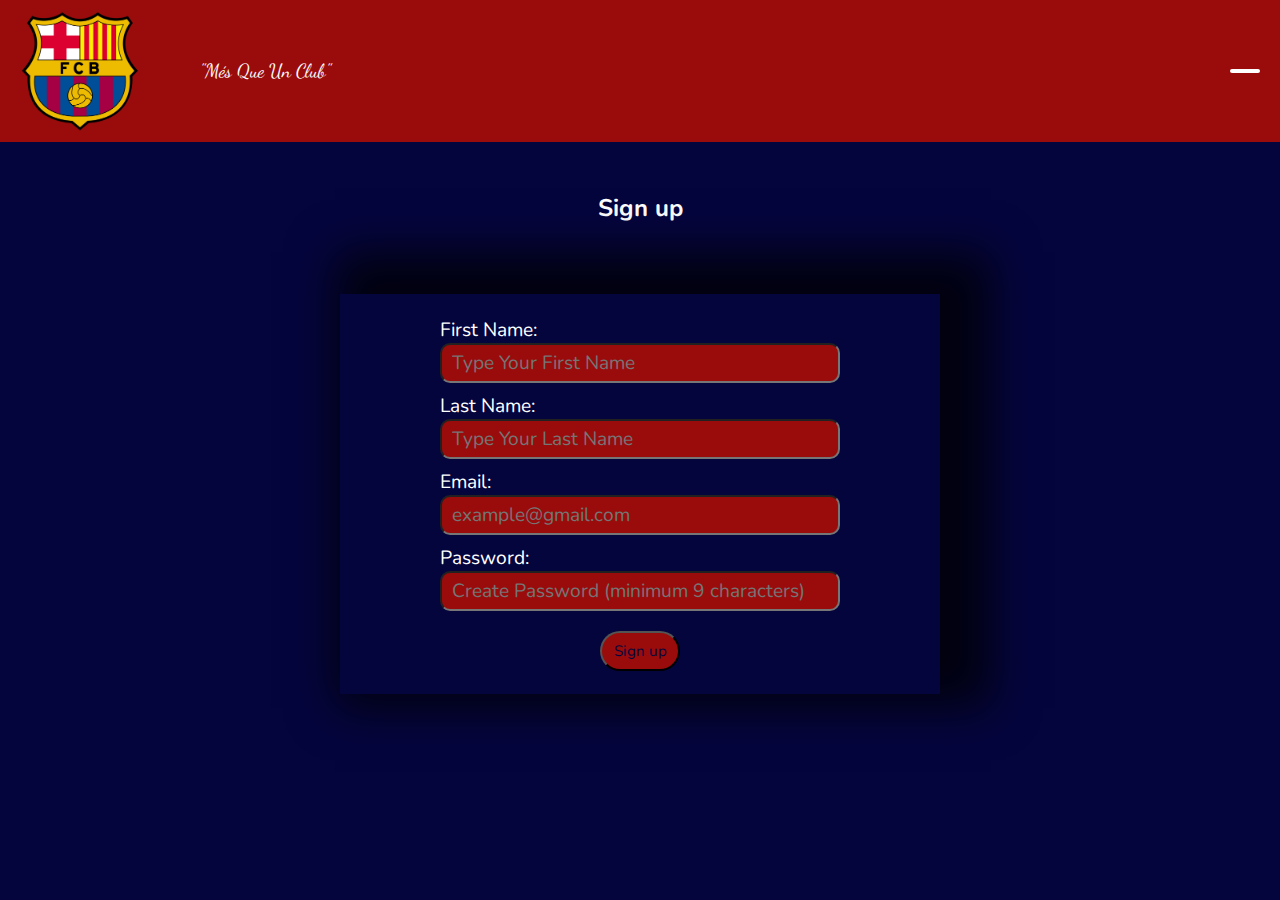
<file: sign-up.html>
<!DOCTYPE html>
<html lang="en">
  <head>
    <meta charset="UTF-8" />
    <meta name="viewport" content="width=device-width, initial-scale=1.0" />
    <title>Barcelona Hub</title>
    <link rel="icon" href="crest.jpeg" type="image/x-icon" />
    <link rel="stylesheet" type="text/css" href="stylesheet.css" />
  </head>
  <body>
    <header class="header">
      <div class="logo">
        <a href=""> <img src="crest.jpeg" alt="#" class="crest" /> </a>
      </div>
      <div class="slogan">"Més Que Un Club"</div>
      <nav class="navigation">
        <input type="checkbox" class="toggle-menu" />
        <div class="hamburger"></div>

        <ul class="menu">
          <li><a href="home.html">Home</a></li>
          <li><a href="squad-list.html">Squad List</a></li>
          <li><a href="history.html"> History</a></li>
          <li><a href="videos.html">Videos</a></li>
          <li><a href="contact-us.html">Contact us</a></li>
          <li><a href="log-in.html">Log in</a></li>
          <li><a href="sign-up.html">Sign up</a></li>
        </ul>
      </nav>
    </header>

    <div class="sign-up-container">
      <h2 class="contact-heading">Sign up</h2>

      <div class="sign-up-card">
        <form action="submit-page.html" method="post">
          <div class="input-container">
            <div class="user-details">
              <label for="fName" id="fName-label">First Name:</label>
              <input
                type="text"
                id="fName"
                name="fName"
                placeholder="Type Your First Name"
                required
              />

              <label for="lName" id="lName-label">Last Name:</label>
              <input
                type="text"
                id="lName"
                name="lName"
                placeholder="Type Your Last Name"
                required
              />

              <label for="email" id="new-email-label">Email:</label>
              <input
                type="email"
                id="new-email"
                name="email"
                placeholder="example@gmail.com"
                required
              />
              <label for="pass" id="pass-label">Password:</label>
              <input
                type="password"
                id="pass"
                name="pass"
                minlength="9"
                placeholder="Create Password (minimum 9 characters)"
                required
              />
            </div>

            <input type="submit" id="submit-btn" value="Sign up" />
          </div>
        </form>
      </div>
    </div>
  </body>
</html>
</file>
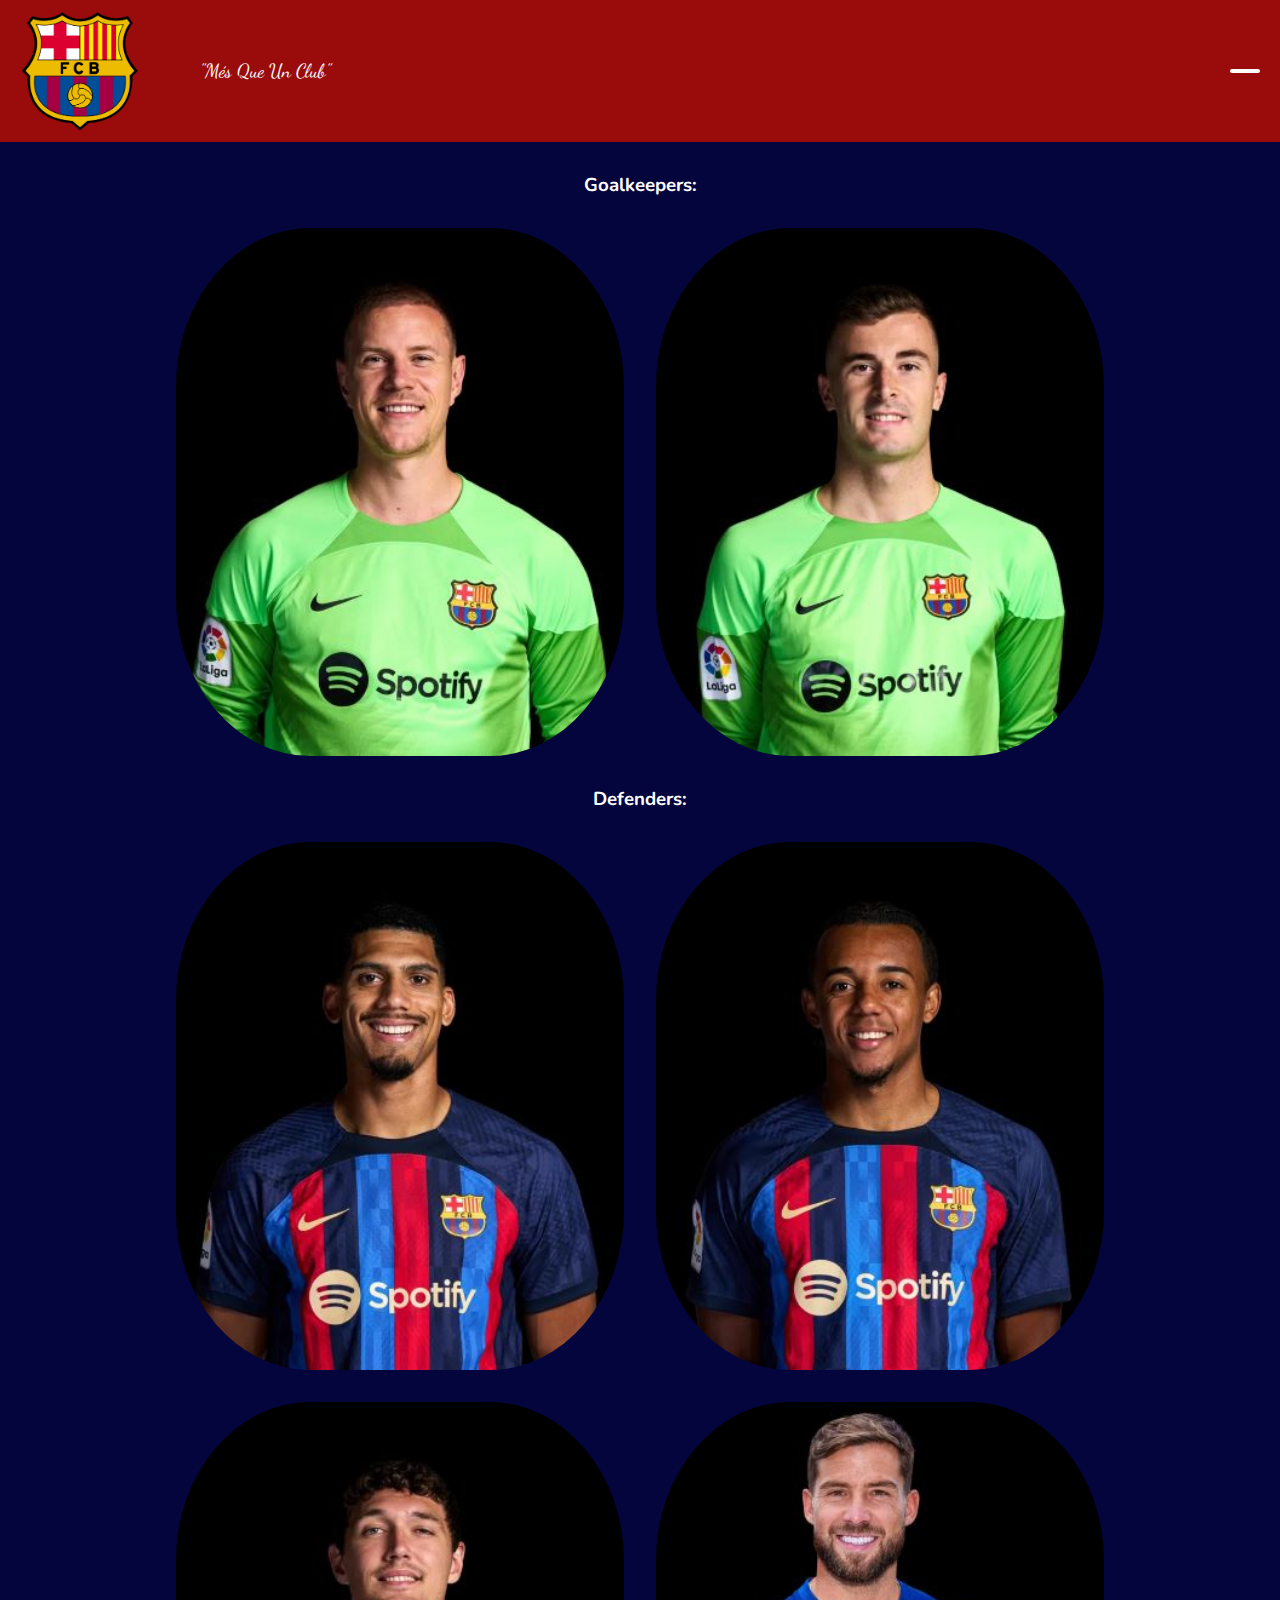
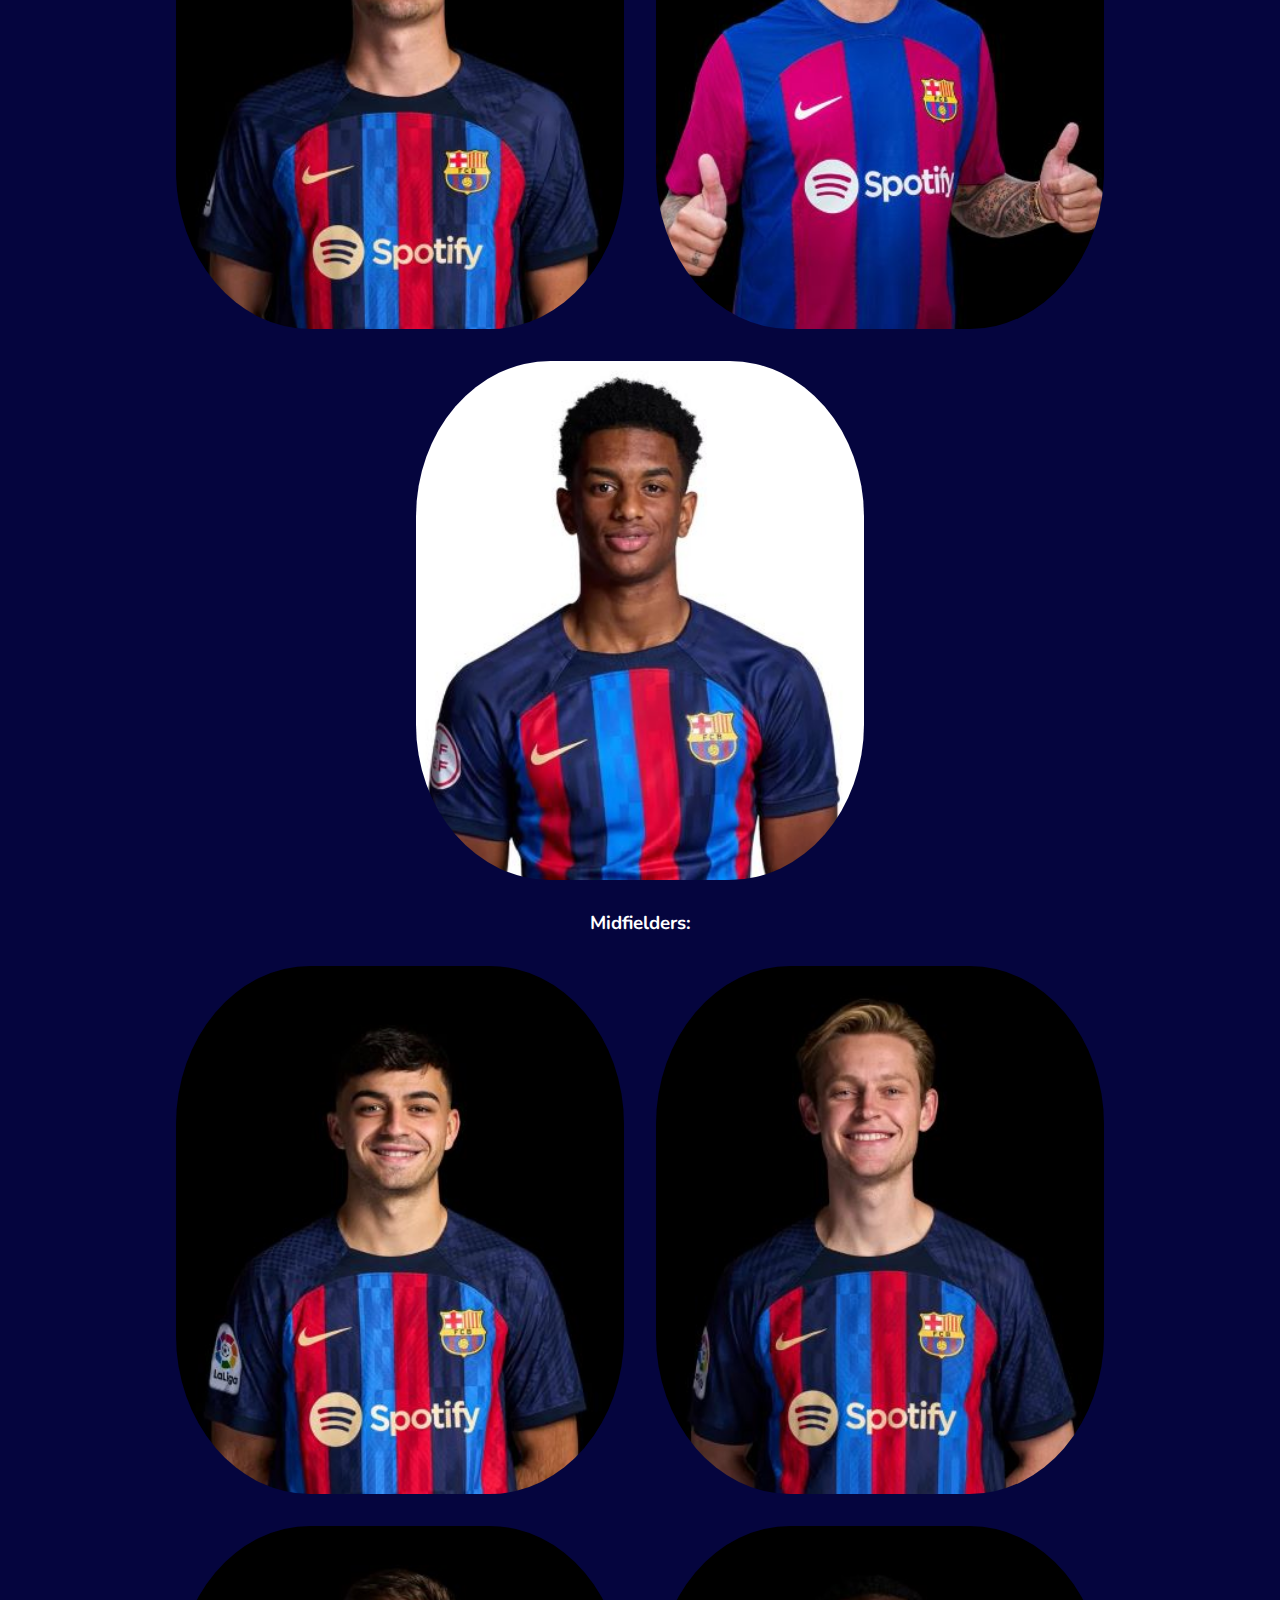
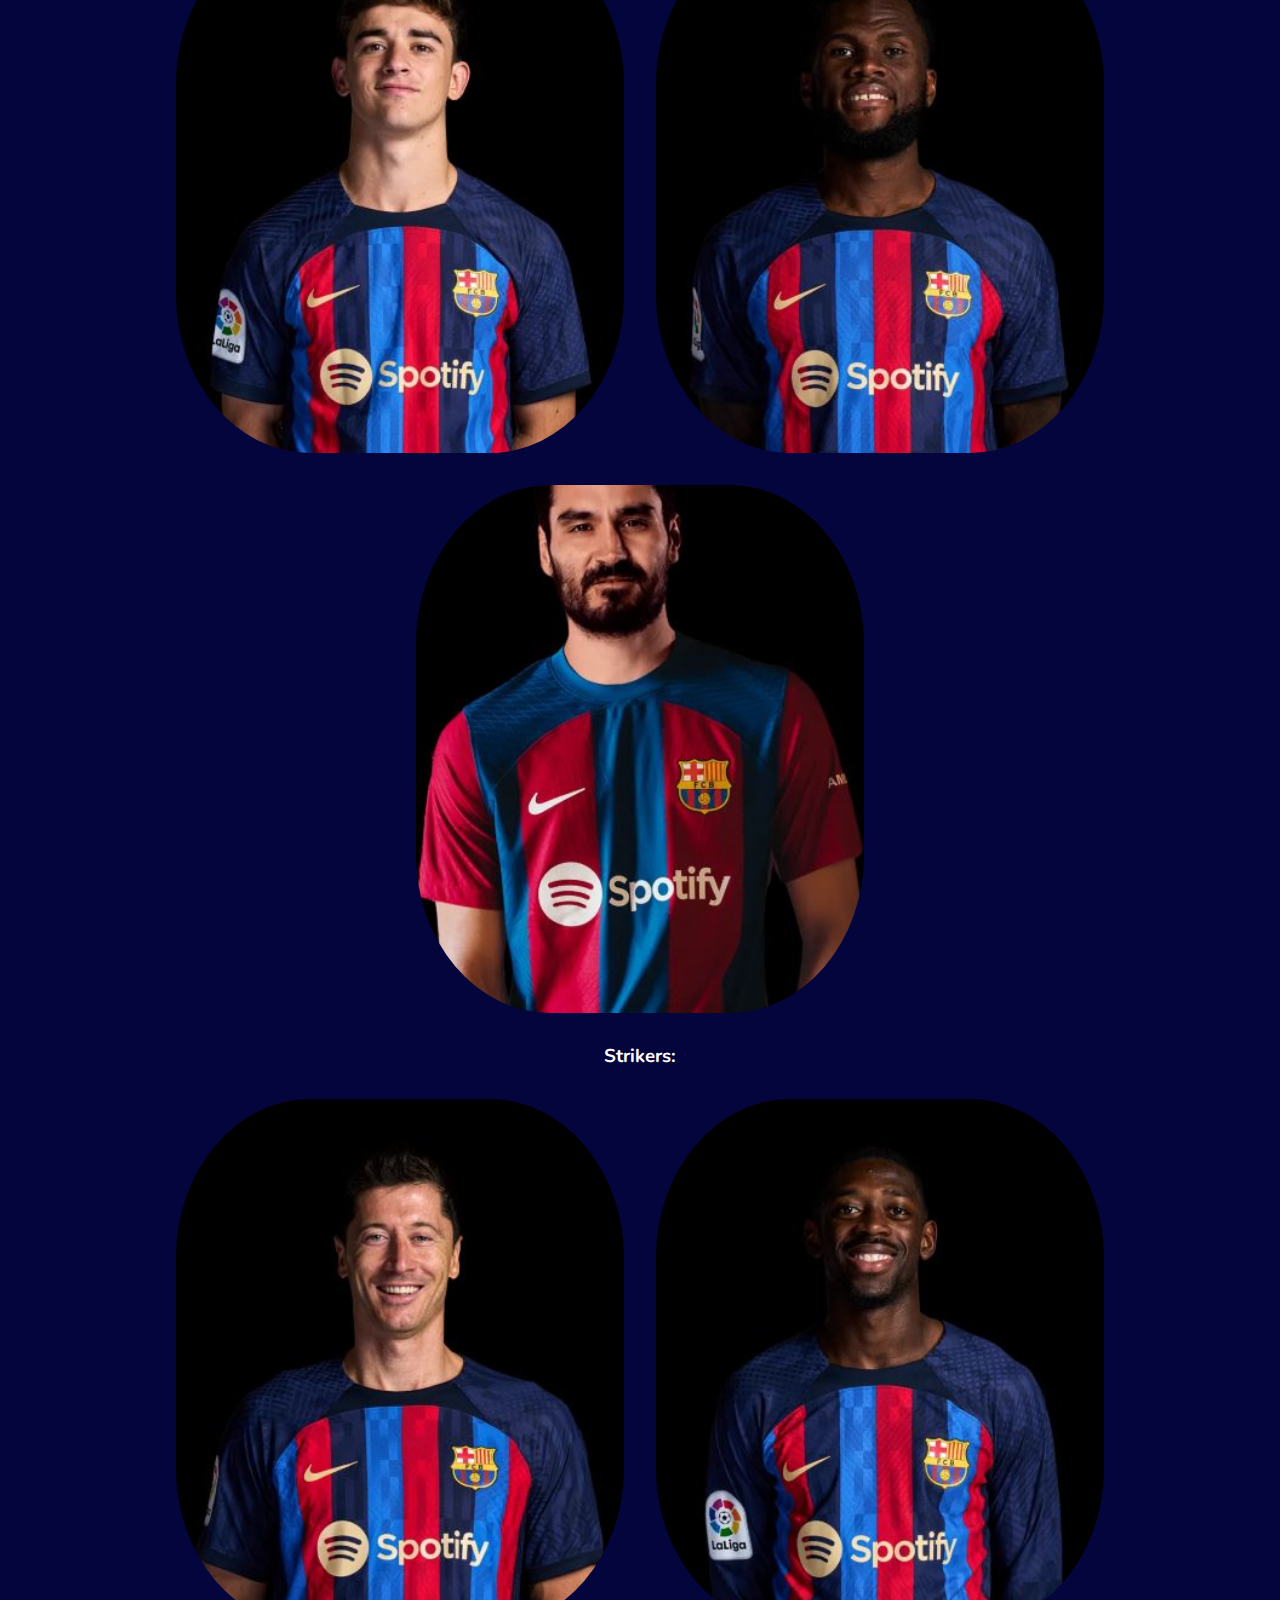
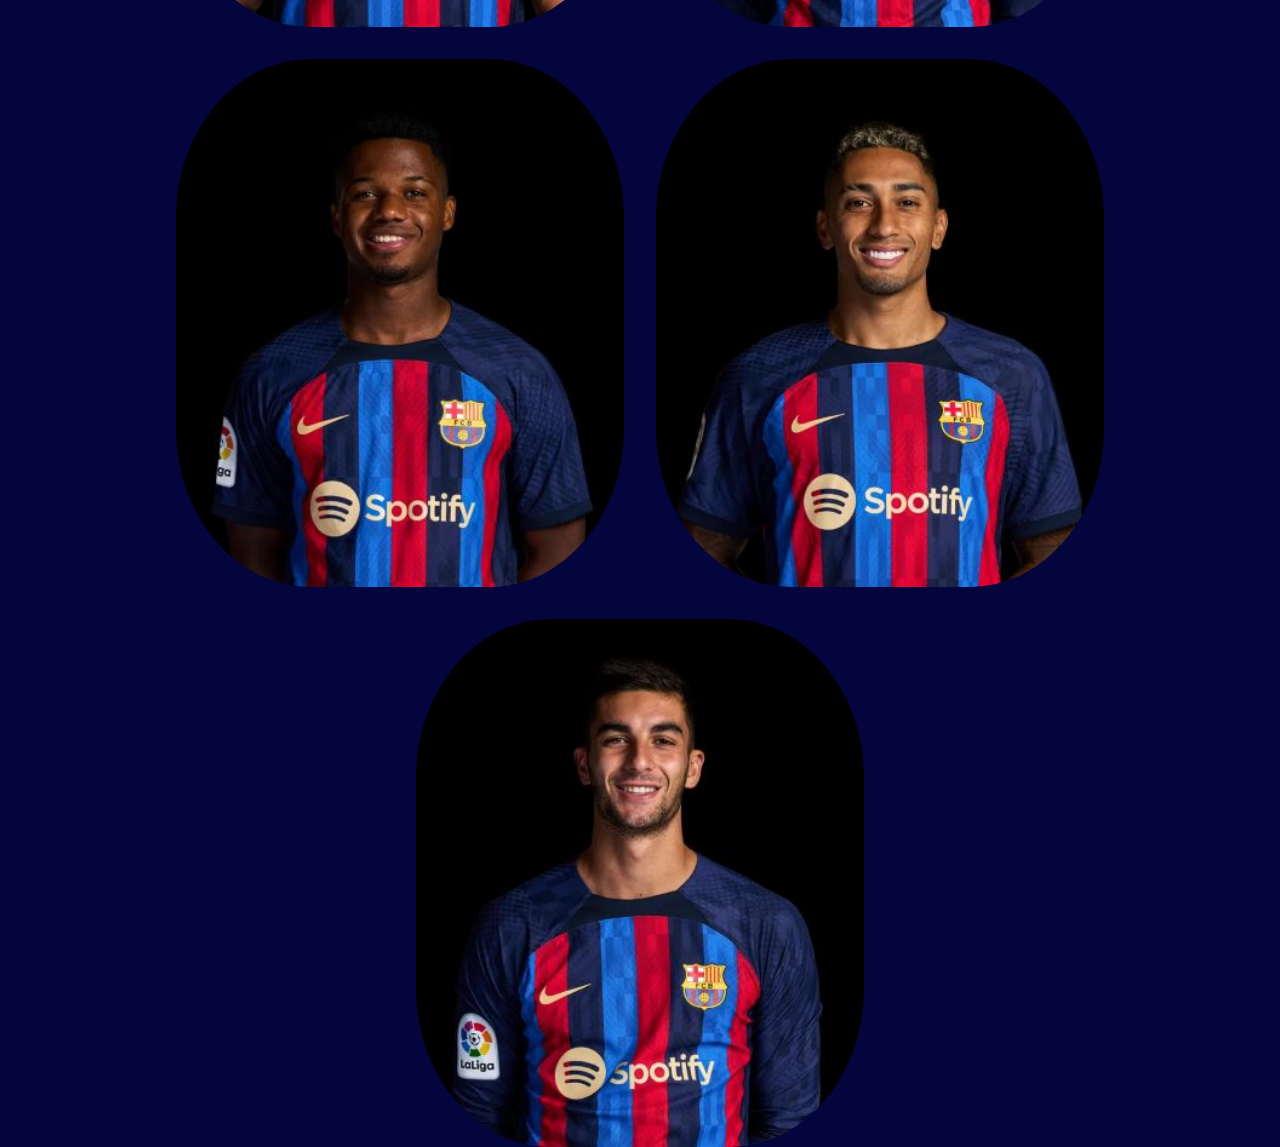
<file: squad-list.html>
<!DOCTYPE html>
<html lang="en">
  <head>
    <meta charset="UTF-8" />
    <meta name="viewport" content="width=device-width, initial-scale=1.0" />
    <title>Barcelona Hub</title>
    <link rel="icon" href="crest.jpeg" type="image/x-icon" />
    <link rel="stylesheet" type="text/css" href="stylesheet.css" />
  </head>
  <body>
    <header class="header">
      <div class="logo">
        <a href=""> <img src="crest.jpeg" alt="#" class="crest" /> </a>
      </div>
      <div class="slogan">"Més Que Un Club"</div>
      <nav class="navigation">
        <input type="checkbox" class="toggle-menu" />
        <div class="hamburger"></div>

        <ul class="menu">
          <li><a href="home.html">Home</a></li>
          <li><a href="squad-list.html">Squad List</a></li>
          <li><a href="history.html"> History</a></li>
          <li><a href="videos.html">Videos</a></li>
          <li><a href="contact-us.html">Contact us</a></li>
          <li><a href="log-in.html">Log in</a></li>
          <li><a href="sign-up.html">Sign up</a></li>
        </ul>
      </nav>
    </header>
    <div class="squad-list-container">
      <h3>Goalkeepers:</h3>
      <div id="keepers">
        <img src="ter stegen.jpg" alt="" id="keeper-1" />
        <img src="inaki-pena.jpg" alt="" id="keeper-2" />
      </div>

      <h3>Defenders:</h3>
      <div id="defenders">
        <img src="araujo.jpg" alt="" id="defender-1" />
        <img src="jules.jpg" alt="" id="defender-2" />
        <img src="chris.jpg" alt="" id="defender-3" />
        <img src="inigo.jpg" alt="" id="defender-4" />
        <img src="balde.jpg" alt="" id="defender-5" />
      </div>
      <h3>Midfielders:</h3>
      <div id="midfielders">
        <img src="pedri.jpg" alt="" id="mid-1" />
        <img src="frenkie.jpg" alt="" id="mid-2" />
        <img src="gavi.jpg" alt="" id="mid-3" />
        <img src="kessie.jpg" alt="" id="mid-4" />
        <img src="gundogan-official.jpg" alt="" id="mid-5" />
      </div>
      <h3>Strikers:</h3>
      <div id="strikers">
        <img src="robert.jpg" alt="" id="striker-1" />
        <img src="ousmane.jpg" alt="" id="striker-2" />
        <img src="ansu.jpg" alt="" id="striker-3" />
        <img src="rapha.jpg" alt="" id="striker-4" />
        <img src="ferran.jpg" alt="" id="striker-5" />
      </div>
    </div>
  </body>
</html>
</file>
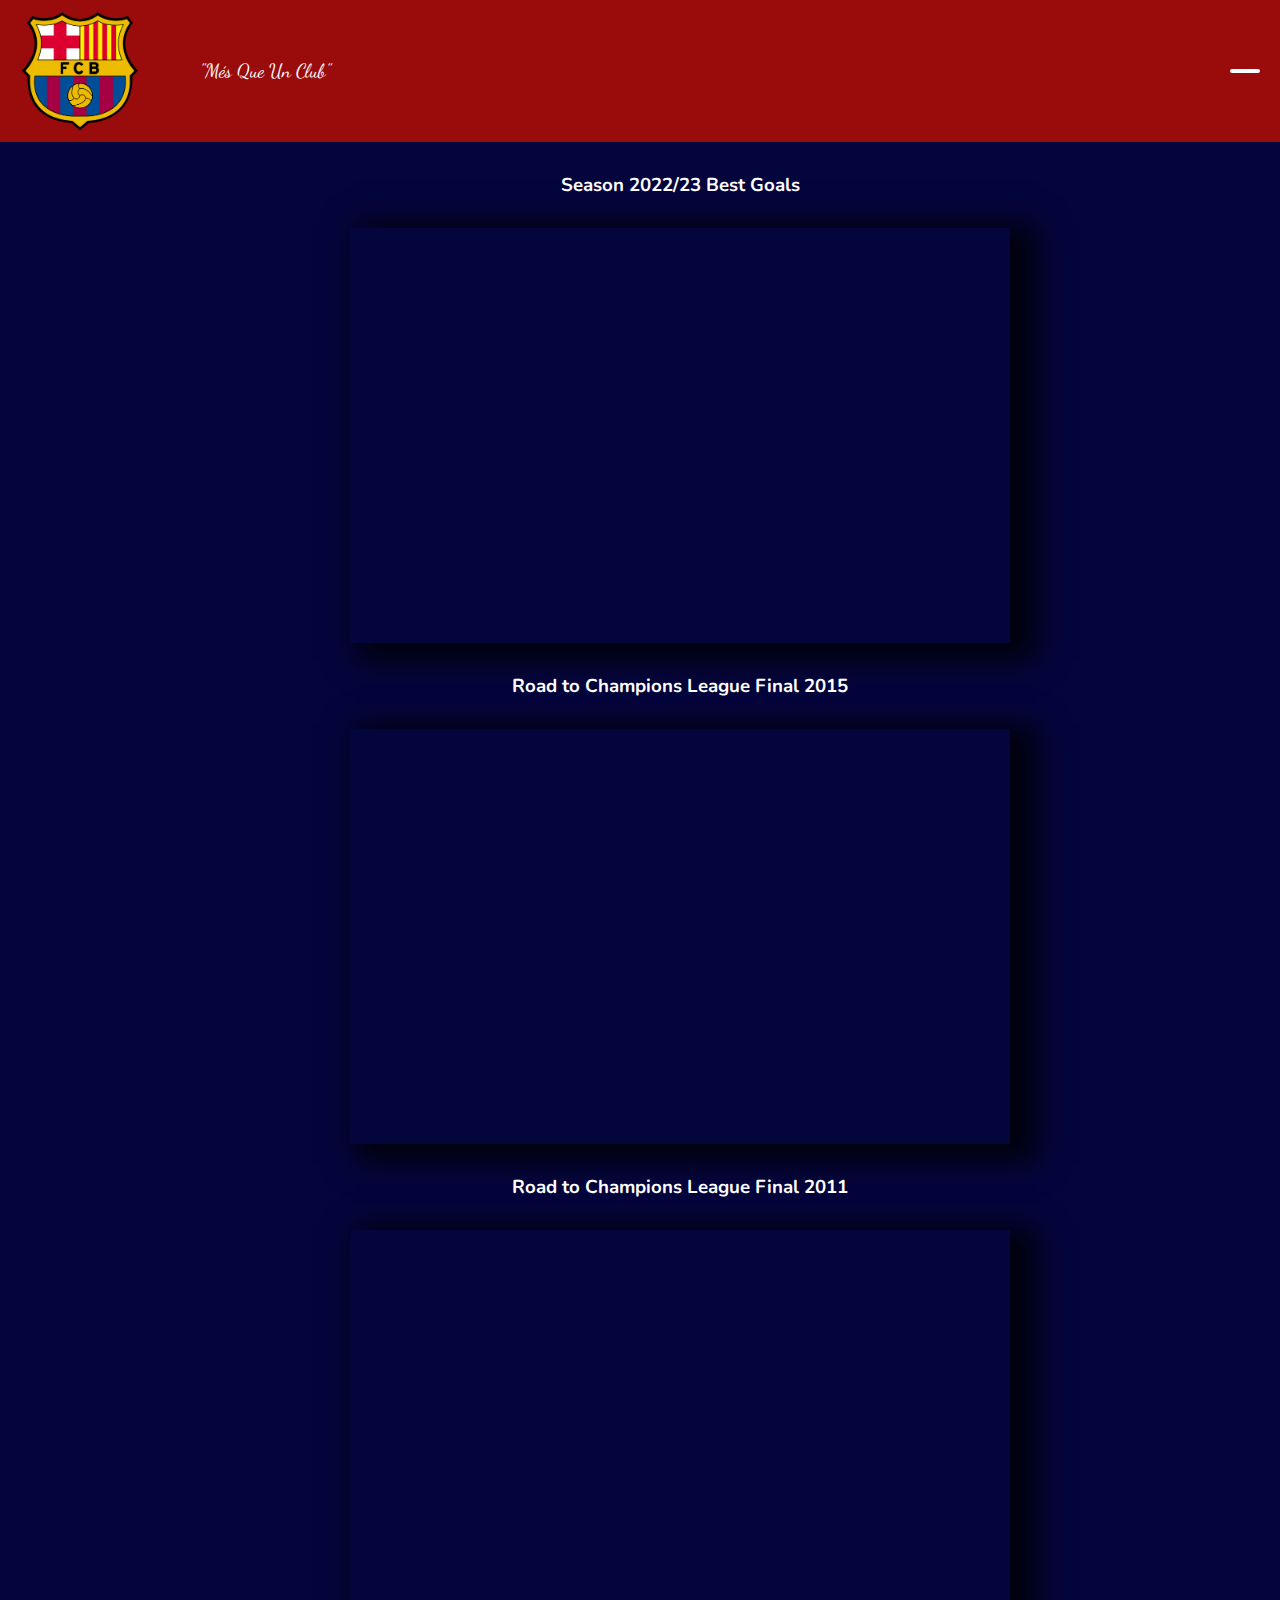
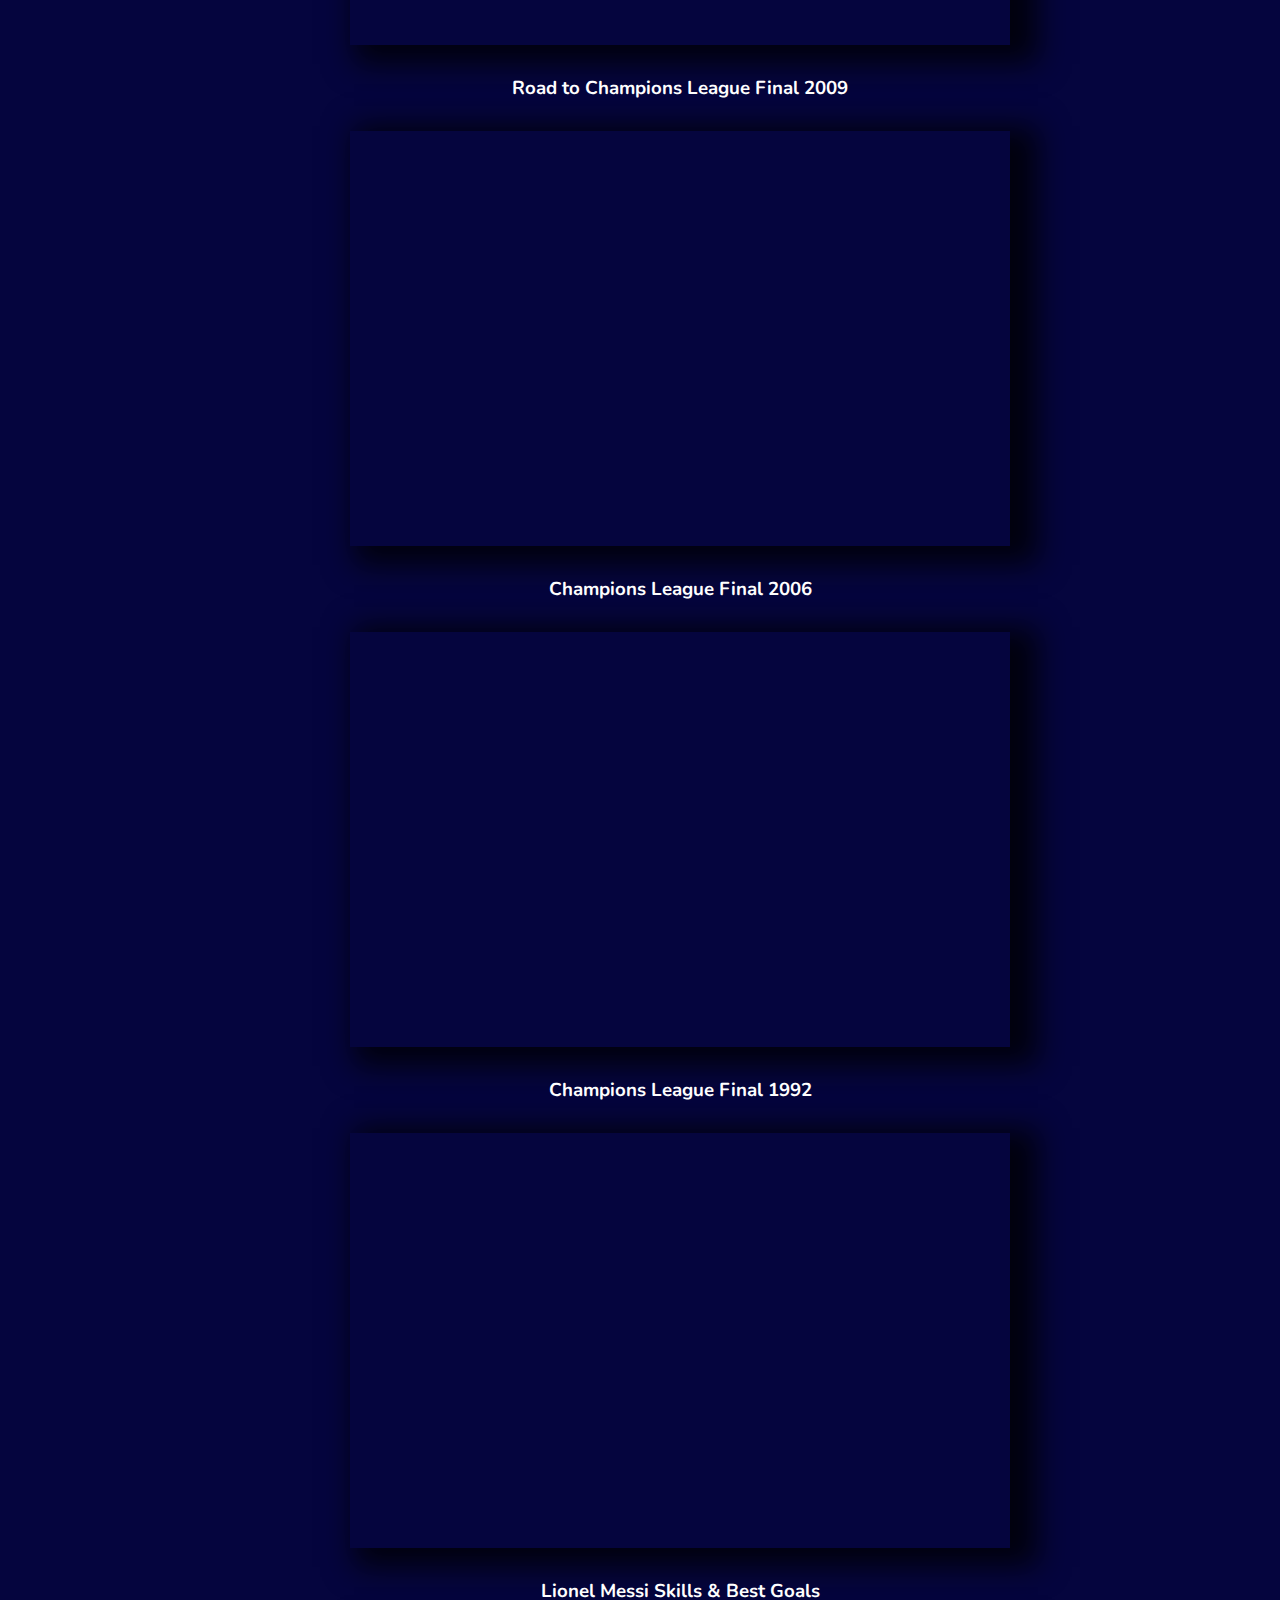
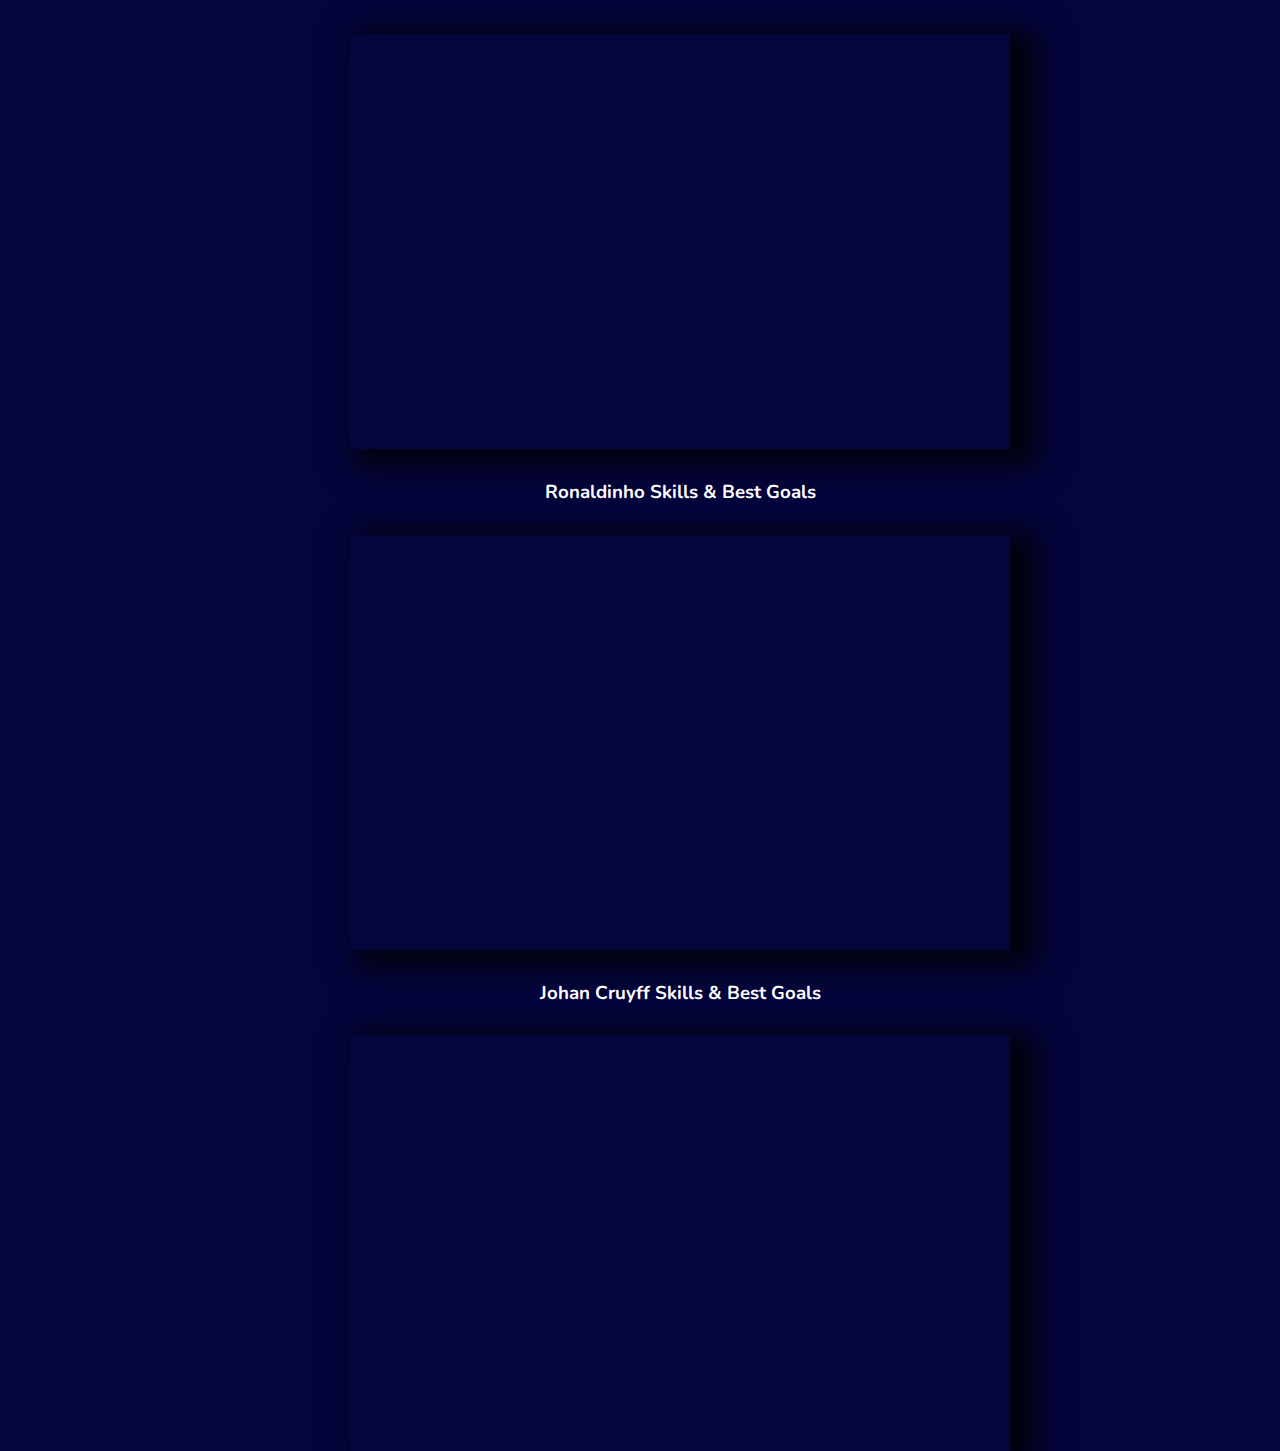
<file: videos.html>
<!DOCTYPE html>
<html lang="en">
  <head>
    <meta charset="UTF-8" />
    <meta name="viewport" content="width=device-width, initial-scale=1.0" />
    <title>Barcelona Hub</title>
    <link rel="icon" href="crest.jpeg" type="image/x-icon" />
    <link rel="stylesheet" type="text/css" href="stylesheet.css" />
  </head>
  <body>
    <header class="header">
      <div class="logo">
        <a href=""> <img src="crest.jpeg" alt="#" class="crest" /> </a>
      </div>
      <div class="slogan">"Més Que Un Club"</div>
      <nav class="navigation">
        <input type="checkbox" class="toggle-menu" />
        <div class="hamburger"></div>

        <ul class="menu">
          <li><a href="index.html">Home</a></li>
          <li><a href="squad-list.html">Squad List</a></li>
          <li><a href="history.html"> History</a></li>
          <li><a href="videos.html">Videos</a></li>
          <li><a href="contact-us.html">Contact us</a></li>
          <li><a href="log-in.html">Log in</a></li>
          <li><a href="sign-up.html">Sign up</a></li>
        </ul>
      </nav>
    </header>
    <div class="video-container">
      <div class="video1-div">
        <h3>Season 2022/23 Best Goals</h3>
        <iframe
          width="660"
          height="415"
          src="https://www.youtube.com/embed/3bTsenf_0UA"
          title="YouTube video player"
          frameborder="0"
          allow="accelerometer; autoplay; clipboard-write; encrypted-media; gyroscope; picture-in-picture; web-share"
          allowfullscreen
        ></iframe>
      </div>

      <div class="video2-div">
        <h3>Road to Champions League Final 2015</h3>
        <iframe
          width="660"
          height="415"
          src="https://www.youtube.com/embed/1F9L051usHc"
          title="YouTube video player"
          frameborder="0"
          allow="accelerometer; autoplay; clipboard-write; encrypted-media; gyroscope; picture-in-picture; web-share"
          allowfullscreen
        ></iframe>
      </div>

      <div class="video3-div">
        <h3>Road to Champions League Final 2011</h3>
        <iframe
          width="660"
          height="415"
          src="https://www.youtube.com/embed/0l1Di4BFN-g"
          title="YouTube video player"
          frameborder="0"
          allow="accelerometer; autoplay; clipboard-write; encrypted-media; gyroscope; picture-in-picture; web-share"
          allowfullscreen
        ></iframe>
      </div>

      <div class="video4-div">
        <h3>Road to Champions League Final 2009</h3>
        <iframe
          width="660"
          height="415"
          src="https://www.youtube.com/embed/LdmVkqxqvrk"
          title="YouTube video player"
          frameborder="0"
          allow="accelerometer; autoplay; clipboard-write; encrypted-media; gyroscope; picture-in-picture; web-share"
          allowfullscreen
        ></iframe>
      </div>

      <div class="video5-div">
        <h3>Champions League Final 2006</h3>
        <iframe
          width="660"
          height="415"
          src="https://www.youtube.com/embed/rQrz84zKVvI"
          title="YouTube video player"
          frameborder="0"
          allow="accelerometer; autoplay; clipboard-write; encrypted-media; gyroscope; picture-in-picture; web-share"
          allowfullscreen
        ></iframe>
      </div>

      <div class="video6-div">
        <h3>Champions League Final 1992</h3>
        <iframe
          width="660"
          height="415"
          src="https://www.youtube.com/embed/UJKaqiS637M"
          title="YouTube video player"
          frameborder="0"
          allow="accelerometer; autoplay; clipboard-write; encrypted-media; gyroscope; picture-in-picture; web-share"
          allowfullscreen
        ></iframe>
      </div>

      <div class="video7-div">
        <h3>Lionel Messi Skills & Best Goals</h3>
        <iframe
          width="660"
          height="415"
          src="https://www.youtube.com/embed/rrlxWCR_ZDY"
          title="YouTube video player"
          frameborder="0"
          allow="accelerometer; autoplay; clipboard-write; encrypted-media; gyroscope; picture-in-picture; web-share"
          allowfullscreen
        ></iframe>
      </div>

      <div class="video8-div">
        <h3>Ronaldinho Skills & Best Goals</h3>
        <iframe
          width="660"
          height="415"
          src="https://www.youtube.com/embed/KW_2X10fSSk"
          title="YouTube video player"
          frameborder="0"
          allow="accelerometer; autoplay; clipboard-write; encrypted-media; gyroscope; picture-in-picture; web-share"
          allowfullscreen
        ></iframe>
      </div>

      <div class="video9-div">
        <h3>Johan Cruyff Skills & Best Goals</h3>
        <iframe
          width="660"
          height="415"
          src="https://www.youtube.com/embed/MR4xcoGpQKo"
          title="YouTube video player"
          frameborder="0"
          allow="accelerometer; autoplay; clipboard-write; encrypted-media; gyroscope; picture-in-picture; web-share"
          allowfullscreen
        ></iframe>
      </div>
    </div>
  </body>
</html>
</file>
<file: stylesheet.css>
@import url('https://fonts.googleapis.com/css2?family=Dancing+Script&display=swap');
@import url('https://fonts.googleapis.com/css2?family=Nunito:wght@300&display=swap');

*{
font-family: Nunito;
margin: 0;
padding: 0;
box-sizing: border-box;
--color1:rgb(5, 5, 62);
--color2:#9a0c0c;
--color3:white;
}
body{
background-color:var(--color1) ;
color: var(--color3);
}
/*--------------------------------------------All Navbar properties styling ------------------------------------------------------------------*/
.header{
    position: relative;
    min-width: 50rem;
    display: flex;
    justify-content: space-between;
    align-items: center;
background-color: var(--color2);
padding:0px 25px;
transition: 0.3s;
}
.logo{
    display:block;
}
.logo a img{
    display: block;
    max-width: 10%;
    

}
.slogan{
    width: 200px;
    position: absolute;
    left:200px;
    font-family: Dancing Script;
    font-size: 1.6rem;}
.navigation{
    
    display: flex;
    justify-content:space-between ;
    align-items:center ;
   
}
.menu{
    width: 900px;
    display: flex;
    justify-content: center;
    flex-direction: row;
    align-items:center ;
    z-index: 1;
    transition: 0.5s;
}
.menu li{
    list-style-type: none;
    text-align: center;
}
.menu li a{
    color: var(--color3);
    text-decoration: none;
    display: block;
    padding: 40px 25px;
    font-size: 18px;
    line-height: 1;
    transition: 0.3s;
}
.menu li a:hover{
    box-shadow: 0 -5px 0px #860a0a inset,
    500px 0 0 #c21111 inset;
    padding: 35px 25px 45px 25px;
}
.hamburger{
   position: relative;
   width:30px;
   height: 4px;
   background:var(--color3); 
   border-radius: 10px;
   cursor:pointer;
   z-index: 2;
   transition: 0.3s;
}
.hamburger:before,
.hamburger:after {
    content: "";
    position: absolute;
    height: 4px;
    right: 0;
    background: var(--color2);
    border-radius:10px;
    transition: 0.3s;
}
.hamburger:before{
top: -10px;
width: 40px;
}

.hamburger:after{
    top: 10px;
    width: 55px;
    
    }

.toggle-menu{
position: absolute;
width: 20px;
height: 20%;
z-index: 3;
cursor:pointer;
 opacity: 0;

}

.hamburger,
.toggle-menu{
display:none ;
}


.navigation input:checked ~ .hamburger:before{
    top: 0;
    transform: rotate(-45deg);
    width: 30px;
}

.navigation input:checked ~ .hamburger:after{
    top: 0;
    transform: rotate(45deg);
    width: 30px;
}

.navigation input:checked ~ .menu{
    right: 0;

}

/*---------------------------------------------------------Content styling Home Page*--------------------------------------------------------*/

.content-container{
max-width: 99%;
display: flex;
flex-direction: row;
margin-left: 20px;
margin-top: 50px;
gap: 2rem; 
margin-bottom: 30px;
}


.p1-container{
max-width: 50%;
display: flex;
flex-wrap: wrap;
gap: 5em;
justify-content: center;
align-items: center;
flex-direction: column;
margin-left: 20px;

}

.photo1{
max-width: 45rem;
box-shadow: 23px -14px 43px 28px rgba(0,0,0,0.75);
}
#para1{
max-width:75% ;
}
.p2-container{
  max-width: 49rem;    
  display: flex;
  flex-wrap: wrap;
  gap: 3em;
  justify-content: center;
  margin-left: 50px;
  
    

}

/*----------------------------------------Ilkay Gundogan content- blue shirt guy at the top-------------------------------------------------- */
    .gundo-pic{
        width: 200px;
        height: 200px;
    border-radius: 300px;
    
    }
   
   
    /*------------------------------------Vitor Roque content- red and black shirt guy------------------------------------------------------- */
    .vitor-pic{
    width: 200px;
    height: 200px;
    border-radius: 300px;
    
    }
    /*------------------------------------Joa Cancelo content- light blue shirt guy second from bottom----------------------------------------*/
    .cancelo-pic{
        width: 200px;
        height: 200px;
    border-radius: 300px;
    
    }
     /*-----------------------------------Joshua Kimmich content- red and white shirt guy, bottom picture------------------------------------- */
    .joshua-pic{
        width: 200px;
        height: 200px;
    border-radius: 300px;
   
    }
    /*-------------------------------------All containers holding the paraphraphs and player pics---------------------------------------------- */
    .gundo-container, .vitor-container, .cancelo-container, .joshua-container{
        display: flex;
        align-items: center;
        gap: 2rem;
      
        
    }
    .para-gundo, .para-vitor, .para-cancelo, .para-joshua{
        
    }

 #crest-home{
    max-width: 100px;
 }
 .fixtures{
   
    min-width: 90%;
    display: flex;
    flex-direction: column;
    justify-content: space-evenly;
    align-items: center;
    
    gap: 2rem;
 }
 .main-heading{
    display: flex;
    justify-content: center;
    align-items: center;
  
 
 }
 .fixture-holder{
    min-width: 35vw;
    display: flex;
    flex-direction: row;
   justify-content: space-between;
   align-items: center;
    margin-top: 40px;
   
    
    
    
 }
 .crest-h,.crest-a{
    min-width: 18vw;
    display: flex;
    justify-content: center;
    align-items: center;
    flex-direction: column;
    
 }
 #crest-away{
    max-width: 130px;
 }

 .date-time{
   min-width: 5vw;
   
 }
 .date-time p{
    text-align: center;
    min-width: 5vw;
 }
 







    


/*----------------------------------------------------CSS applied to page "Squad List"-------------------------------------------------------- */

 
.squad-list-container{

display: flex;
flex-direction: column;   
}

#keepers, #defenders, #midfielders, #strikers{

    display: flex;
    flex-direction: row;
    flex-wrap: wrap;
    gap: 2rem;
    justify-content: center;
    align-items: center;
    
   
}
h3{
    margin: 30px auto;
    padding: auto;
    
}

 #keeper-1, #keeper-2,#defender-1, #defender-2, #defender-3, #defender-4, #defender-5, #mid-1, #mid-2, #mid-3, #mid-4, #mid-5, 
#striker-1, #striker-2, #striker-3, #striker-4, #striker-5 {
    max-width: 10%;
    max-height: 10%;
    border-radius: 30%;
    
}

/*#name-hover1{
    border-radius: ;
    width: 10%;
    height: 25%;
   display: flex;
   position: absolute;
    opacity: 1;
    transition: 0.6s;
    color: var(--color2);
    font-style: sans serif;
    font-size: 1rem;
    background-color: black;
}
#name-hover1:hover{
opacity: 1;

}*/

/*----------------------------------------------------CSS applied to page "History"---------------------------------------------------------- */
.history-main-container{
max-width: 100%;    
display: flex;
gap: 5rem;
flex-wrap: wrap;
justify-content: center;
align-items: center;
}
.gamper-div, .cruyff-div, 
.frank-div, .pep-div, .luis-div{
display: flex;
flex-wrap: nowrap;
flex-direction: column;
max-width: 60%;
margin-top: 100px;
align-items:center;
justify-content: center;
gap: 3rem;
box-shadow: 23px -14px 43px 28px rgba(0,0,0,0.75);
}

.luis-div{
    margin-bottom: 100px;
}

.paraG-holder, .paraJ-holder, .paraF-holder, .paraP-holder, .paraL-holder{
    max-height: 30vh;
    overflow-y: scroll;
}
.paraG-holder::-webkit-scrollbar {
    width: 15px;  
}

.paraG-holder::-webkit-scrollbar-thumb {
    background:var(--color1)
}
.paraG-holder::-webkit-scrollbar-track {
    background: var(--color2);
}

.paraJ-holder::-webkit-scrollbar {
    width: 15px;
}

.paraJ-holder::-webkit-scrollbar-thumb {
    background: var(--color1)
}

.paraJ-holder::-webkit-scrollbar-track {
    background: var(--color2);
}

.paraF-holder::-webkit-scrollbar {
    width: 15px;
}

.paraF-holder::-webkit-scrollbar-thumb {
    background: var(--color1)
}

.paraF-holder::-webkit-scrollbar-track {
    background: var(--color2);
}

.paraP-holder::-webkit-scrollbar {
    width: 15px;
}

.paraP-holder::-webkit-scrollbar-thumb {
    background: var(--color1)
}

.paraP-holder::-webkit-scrollbar-track {
    background: var(--color2);
}

.paraL-holder::-webkit-scrollbar {
    width: 15px;
}

.paraL-holder::-webkit-scrollbar-thumb {
    background: var(--color1)
}

.paraL-holder::-webkit-scrollbar-track {
    background: var(--color2);
}



#gamper-pic{
    max-width:40% ;
   
}
.gamper-holder{
    display: flex;
    justify-content: center;

}
.johan-pic{
    max-width:35% ;
    
    
}
.johan-pic2{
    max-width:40% ;    
}
.johan-holder,.frank-holder, .pep-holder, .luis-holder{
    display: flex;
    justify-content: space-around;

}
.para-johan, .para-frank, .gamper-para  {
    width: 95%;
    padding-left: 60px;
    

}

.paraP-holder, .paraL-holder{
    display: flex;
    justify-content: center;
    
}
.para-luis, .para-pep{
    width: 90%;
    
}
.frank-pic{
    max-width:30% ;
}
.ronnie-pic{
    max-width: 35%;
}
.pep-pic{
    max-width:40% ;
    
}
.pep-pic2{
    max-width: 30%;
}

.luis-pic{
    max-width:20% ;
    
    
}
.luis-pic1{
    max-width: 30%;
}
.msn{
    max-width:30% ;
   
    
}

/*----------------------------------------------------------CSS applied to page "Videos"-----------------------------------------------------*/
.video-container{
    max-width: 100%;
    display: flex;
    flex-direction: column;
    justify-content: center;
    align-items: center;
    flex-wrap: wrap;
}
.video1-div, .video2-div, .video3-div, .video4-div, .video5-div, .video6-div, .video7-div, .video8-div, .video9-div{
    display: flex;
    flex-direction: column;
    justify-content: center;
    align-items: center;
    flex-wrap: wrap;
}
iframe{
    box-shadow: 16px 7px 28px 12px rgba(0,0,0,0.78);
}


/*------------------------------------------------------CSS applied to page Contact Us ""----------------------------------------------------------------*/
.contact-container{
    max-width: 100%;
    display: flex;
    flex-direction: column;
    justify-content: center;
    align-items: center;
    flex-wrap: wrap;
    margin-bottom: 50px;
    
    
}
.contact-heading{
    margin-top: 50px;
}
.contact-card{
    display: flex;
    flex-direction: column;
    justify-content: center;
    align-items: center;
    flex-wrap: wrap;
    max-width: 510px;
    margin-top: 70px;
    box-shadow: 23px -14px 43px 28px rgba(0,0,0,0.75);
   
}
textarea {
    max-width: 90%;
    height: 300px;
    background-color: var(--color2);
    border-radius: 4px;
    resize: vertical;
    margin-top: 15px;
    font-size: 1.2rem;
color: var(--color3);
border-radius: 5px;


}
textarea::placeholder{
    padding: 10px;
}
.input-container{
    padding-top: 10px;
    display: flex;
    flex-direction: column;
    justify-content: center;
    align-items: center
    
    
}
#submit-btn{
    width: 20%;
    height: 40px;
    margin-top: 20px;
    border-radius: 32px;
    background-color: var(--color2);
    cursor: pointer;
    color: var(--color1);
    font-size: 0.95rem;
    margin-bottom: 20px;
}
#submit-btn:hover{
    background-color:var(--color3)
}

.user-details{
display: flex;
flex-direction: column;
}
#name, #email{
background-color: var(--color2);
width: 470px;
height: 50px;
font-size: 1.2rem;
color: var(--color3);
border-radius: 10px;
}
#name, #email::placeholder{
    padding: 10px;
}
#name-label, #email-label{
font-size: 1.2rem;
color: var(--color3);
margin-top: 10px;

}
.info-para{
    margin-top: 30px;
    width: 510px;
    font-family: Dancing Script;
    font-size: 1.5rem;
}

/*-----------------------------------------------------CCS Applied to page Sign up----------------------------------------------------------------- */
.sign-up-container{
    max-width: 100%;
    display: flex;
    flex-direction: column;
    justify-content: center;
    align-items: center;
    flex-wrap: wrap;
}
.sign-up-card{
    display: flex;
    flex-direction: column;
    justify-content: center;
    align-items: center;
    flex-wrap: wrap;
    min-width: 600px;
    min-height: 400px;
    
    margin-top: 70px;
    box-shadow: 23px -14px 43px 28px rgba(0,0,0,0.75);
    
}
#fName, #lName, #pass, #new-email{
    background-color: var(--color2);
    width: 400px;
    height: 40px;
    font-size: 1.2rem;
    color: var(--color3);
    border-radius: 10px;
    }
    #fName, #lName, #pass, #new-email::placeholder{
        padding-left: 10px;
    }
    #lName-label,#fName-label, #new-email-label,#pass-label{
        font-size: 1.2rem;
        color: var(--color3);
        margin-top: 10px;
        }
   
/*-----------------------------------------------------CCS Applied to page Log in----------------------------------------------------------------- */
.login-container{
    max-width: 100%;
    display: flex;
    flex-direction: column;
    justify-content: center;
    align-items: center;
    flex-wrap: wrap;
}


.log-pass{
    display: flex;
    flex-direction: column;
    justify-content: center;
    align-items: center;
    flex-wrap: wrap;
    min-width: 450px;
    min-height: 350px;
    margin-top: 70px;
    box-shadow: 23px -14px 43px 28px rgba(0,0,0,0.75);
}

#login-label, #pass-label2{
    font-size: 1.2rem;
    color: var(--color3);
    margin: 15px 0px;
    width: 295px;
    
    
}
#login, #pass2{
    background-color: var(--color2);
    width:300px;
    height: 40px;
    font-size: 1.2rem;
    color: var(--color3);
    border-radius: 10px;
}

#pass-reset{
margin-top: 15px;
text-decoration: none;
color: var(--color3);
}
#pass-reset:hover{
    color: var(--color2);
}

/*-----------------------------------------------------Screen size adjustment----------------------------------------------------------------- */
@media screen and (max-width: 1390px){

    .hamburger{
        max-width:2em ;
    }
    .hamburger,
    .toggle-menu{
    display: block;
    }
    .header{
        padding: 10px 20px;
    }
    .menu{
        justify-content: start;
        flex-direction: column;
        align-items: center;
        position: fixed;
        top: 0;
        right: -100%;
        background: var(--color2);
        width: 100%;
        height: 100%;
        padding-top: 65px ;
}
.menu li{
width: 100%;
}
.menu li a{
padding: 30px;
font-size:1rem ;
}
.menu li a:hover{
    box-shadow: -0 -5px var(--color2),
    100%  var(--color2) inset;
    padding: 35px 25px 45px 25px;
}
.logo a img{
    display: block;
    min-width: 10%;
    

}
.slogan{
   position: absolute;
    font-family: Dancing Script;
    font-size: 1.2rem;}

    
    .content-container{
 max-width: 90%;
    display: flex;
    flex-direction: column;
   align-items: center;
    margin-top: 50px;
    gap: 5rem;
   
       
    }
    .p1-container{
        max-width: 99%;
        display: flex;
        flex-direction: column;
        align-items: center;
       justify-content: center;
       margin-left: 20px;
      
    }
    #para1{
   min-width:40rem ;
     
    }
    
    .p2-container{
       
        display: flex;
        flex-wrap: wrap;
        max-width: 99%;
       
      
        
   
      }
      .gundo-container, .vitor-container, .cancelo-container, .joshua-container{
       
        display: flex;
        flex-direction: column;
        flex-wrap: wrap;
        gap: 1rem;
        max-width: 100rem;
      
       
       
        
      }
      .para-gundo, .para-vitor, .para-cancelo, .para-joshua{
      max-width: 100%;  
      
      
    }


    .date-time{
   
       
     }
     
    /*#heading2{
        
    }
    .gundo-pic, .vitor-pic, .cancelo-pic, .johan-pic{
      
    }*/
      
      /*----------------------------------------CSS applied to page Squad List page ----------------------------------------------------------- */
    .squad-list-container{
     
    display: flex;
    flex-direction: column;
    min-width: 800px;  
   }
    #keepers, #defenders, #midfielders, #strikers{
   display:flex;
flex-direction: row;
   gap: 2rem;
    }
    #keeper-1, #keeper-2, #defender-1, #defender-2, #defender-3, #defender-4, #defender-5, #mid-1, #mid-2, #mid-3, #mid-4, #mid-5,
   #striker-1, #striker-2, #striker-3, #striker-4, #striker-5{
min-width: 35%;
   }

/*----------------------------------------------CSS applied to page "History" ------------------------------------------------------------}*/
.history-main-container{
    min-width: 50rem;    
  
}
.gamper-div, .stadiums-div, .badge-div, .cruyff-div, 
.frank-div, .pep-div, .luis-div, .recent-div{

    min-width: 90%;
    min-height: 70%;


}



/*----------------------------------------------CSS applied to page "Videos"----------------------------------------------------------------*/
.video1-div, .video2-div, .video3-div, .video4-div, .video5-div, .video6-div, .video7-div, .video8-div, .video9-div{
    margin-left: 80px;
}

/*----------------------------------------------CSS applied to page "Contact Us"----------------------------------------------------------------*/

.contact-container{
    max-width: 50rem;
    margin-left: 150px;
    
    
    
}
}
</file>
